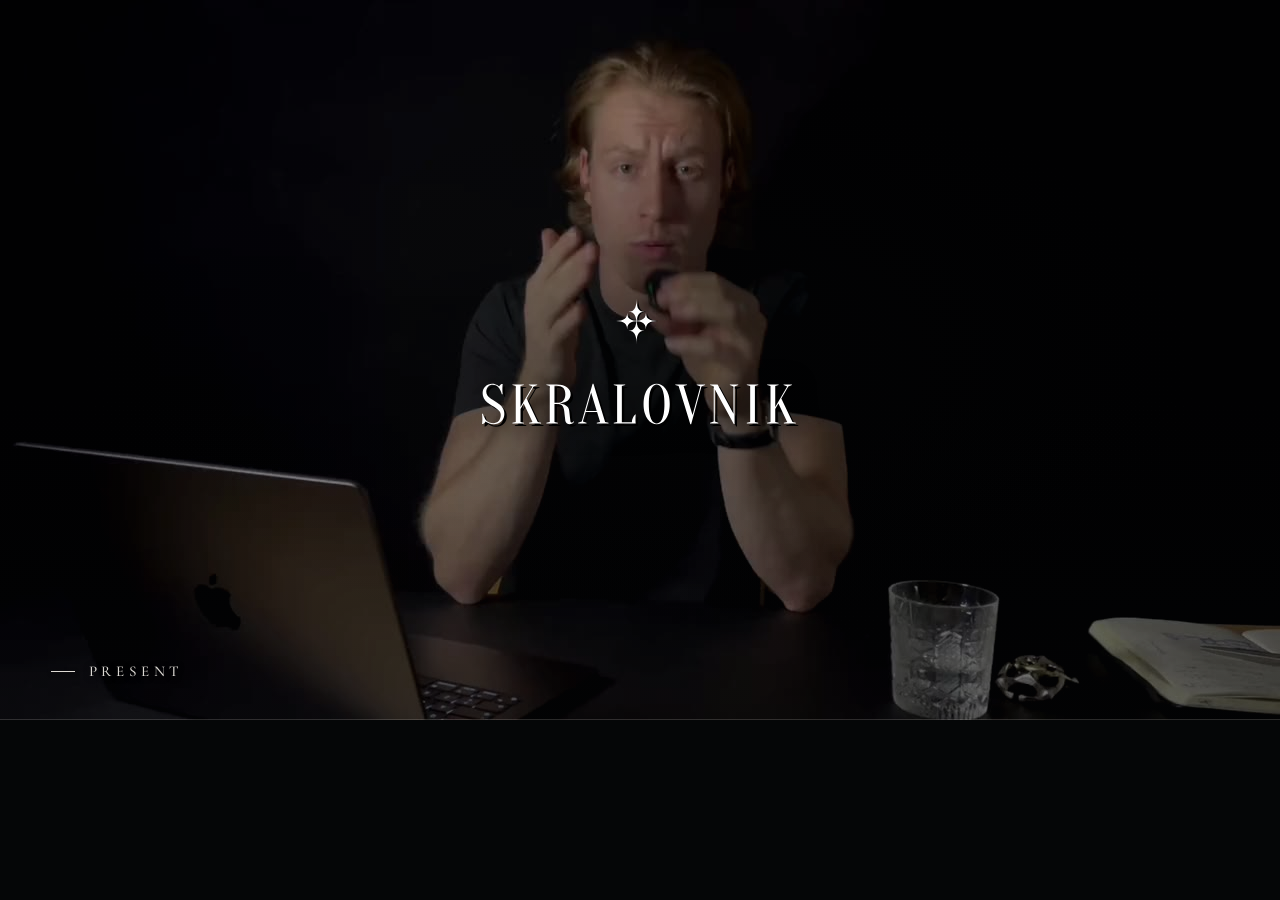
<file: index.html>
<!doctype html>
<html lang="en">
<head>
  <meta charset="utf-8">
  <meta name="viewport" content="width=device-width, initial-scale=1, viewport-fit=cover">
  <title>SKRALOVNIK — Anže Skralovnik</title>
  <meta name="description" content="SKRALOVNIK. Clarity, discipline and systems for personal and business growth.">
  <meta name="theme-color" content="#050607">
  <meta property="og:title" content="SKRALOVNIK">
  <meta property="og:image" content="assets/hero-poster.jpg">
  <link rel="icon" href="assets/symbol.svg" type="image/svg+xml">
  <link rel="preconnect" href="https://fonts.googleapis.com">
  <link rel="preconnect" href="https://fonts.gstatic.com" crossorigin>
  <!-- only the letters the chapter words use -->
  <link href="https://fonts.googleapis.com/css2?family=Cormorant+Garamond:wght@500&text=ABCDEILMNOPRSTUVabcdeilmnoprstuv&display=swap" rel="stylesheet">
  <link rel="stylesheet" href="styles.css">
</head>
<body>
  <!-- Hero: 16:9 video, always full width. Silent by design. -->
  <header class="hero">
    <video class="hero__video" autoplay muted loop playsinline preload="auto"
           poster="assets/hero-poster.jpg" aria-hidden="true">
      <source src="assets/hero-mobile.mp4" type="video/mp4" media="(max-width: 719px)">
      <source src="assets/hero-desktop.mp4" type="video/mp4">
    </video>
    <div class="hero__veil" aria-hidden="true"></div>
    <h1 class="hero__title">
      <img class="hero__logo" src="assets/logo.svg" alt="SKRALOVNIK" width="266" height="116">
    </h1>
    <!-- Chapter of the film on screen; main.js switches it on each cut -->
    <p class="hero__chapter" aria-hidden="true">
      <span class="hero__rule"></span>
      <span class="hero__word">Present</span>
    </p>
    <div class="hero__progress" aria-hidden="true"><span></span></div>
  </header>

  <script src="main.js"></script>

  <!-- DRAFTPIN dev tool: loads only on localhost. Never runs in production. -->
  <script>
    if (/^(localhost|127\.0\.0\.1)$/.test(location.hostname)) {
      var dp = document.createElement("script");
      dp.src = "./draftpin.dev.js";
      document.body.appendChild(dp);
    }
  </script>
</body>
</html>
</file>
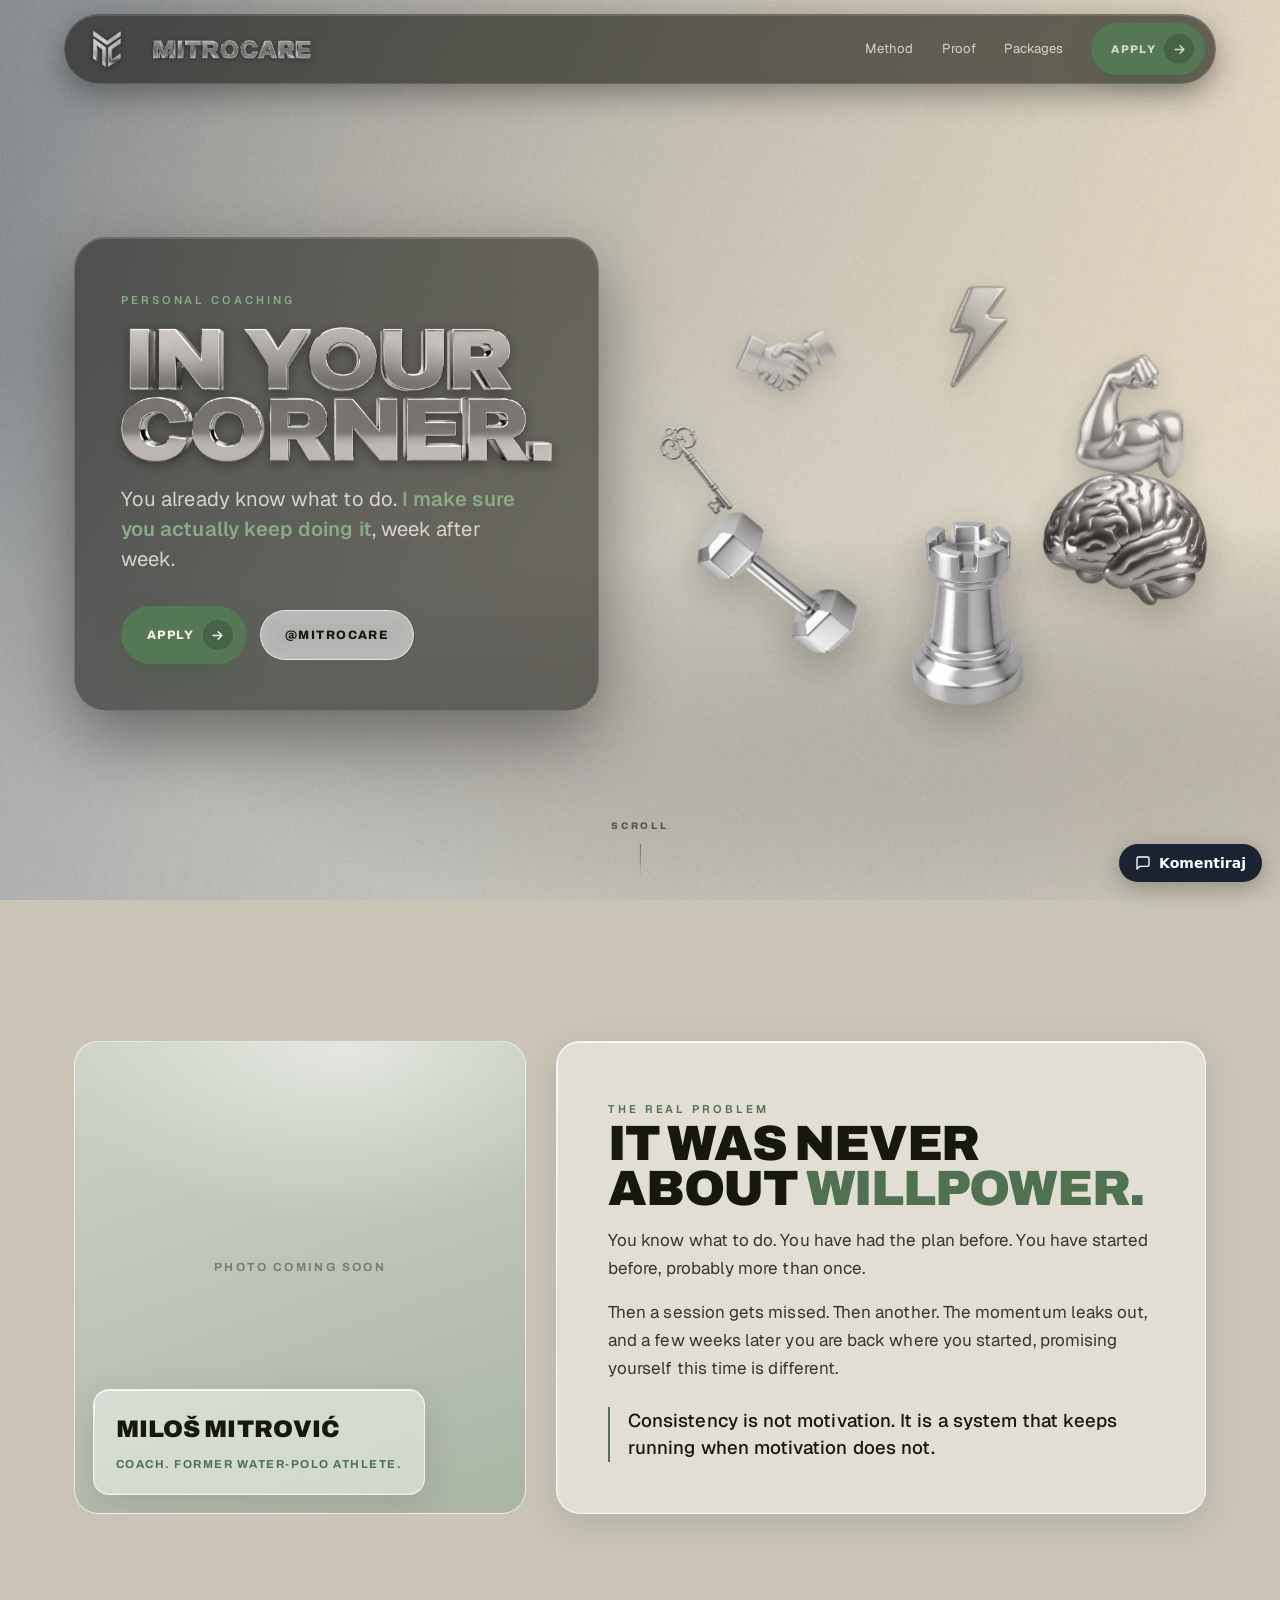
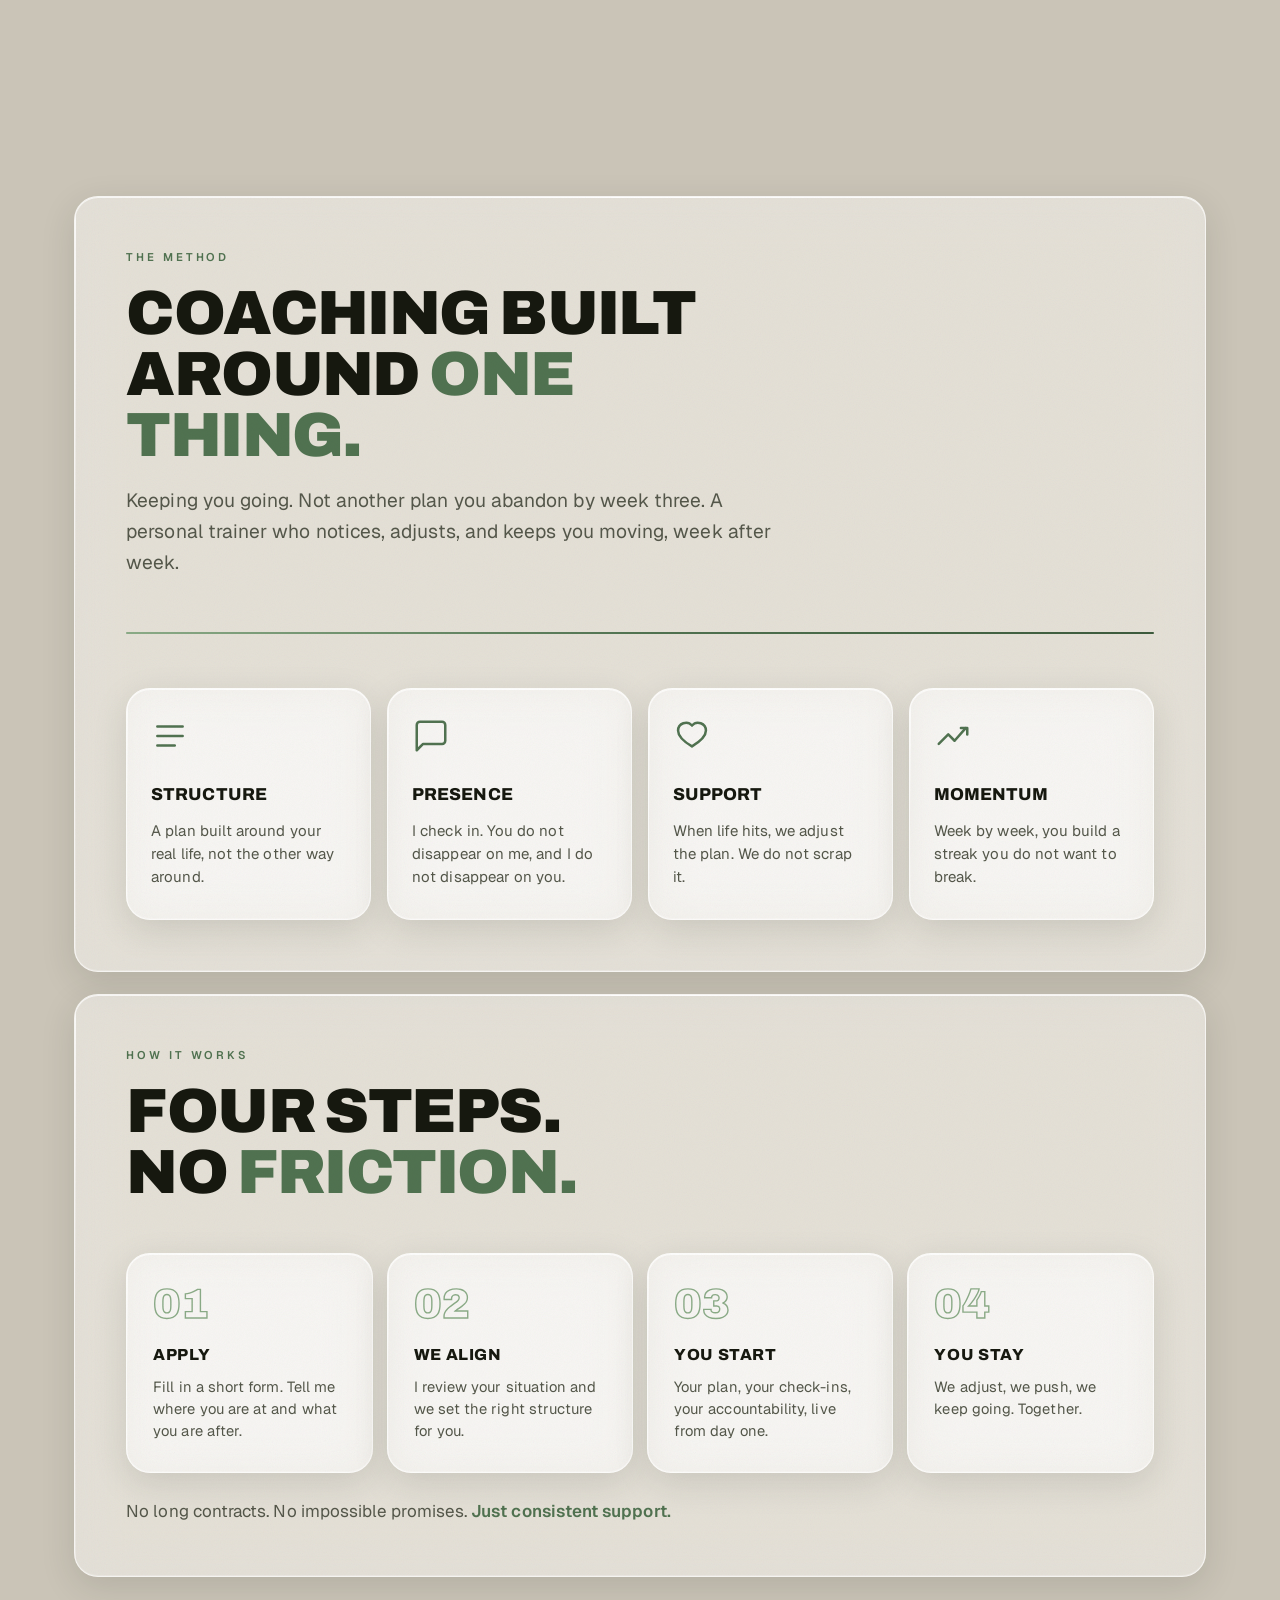
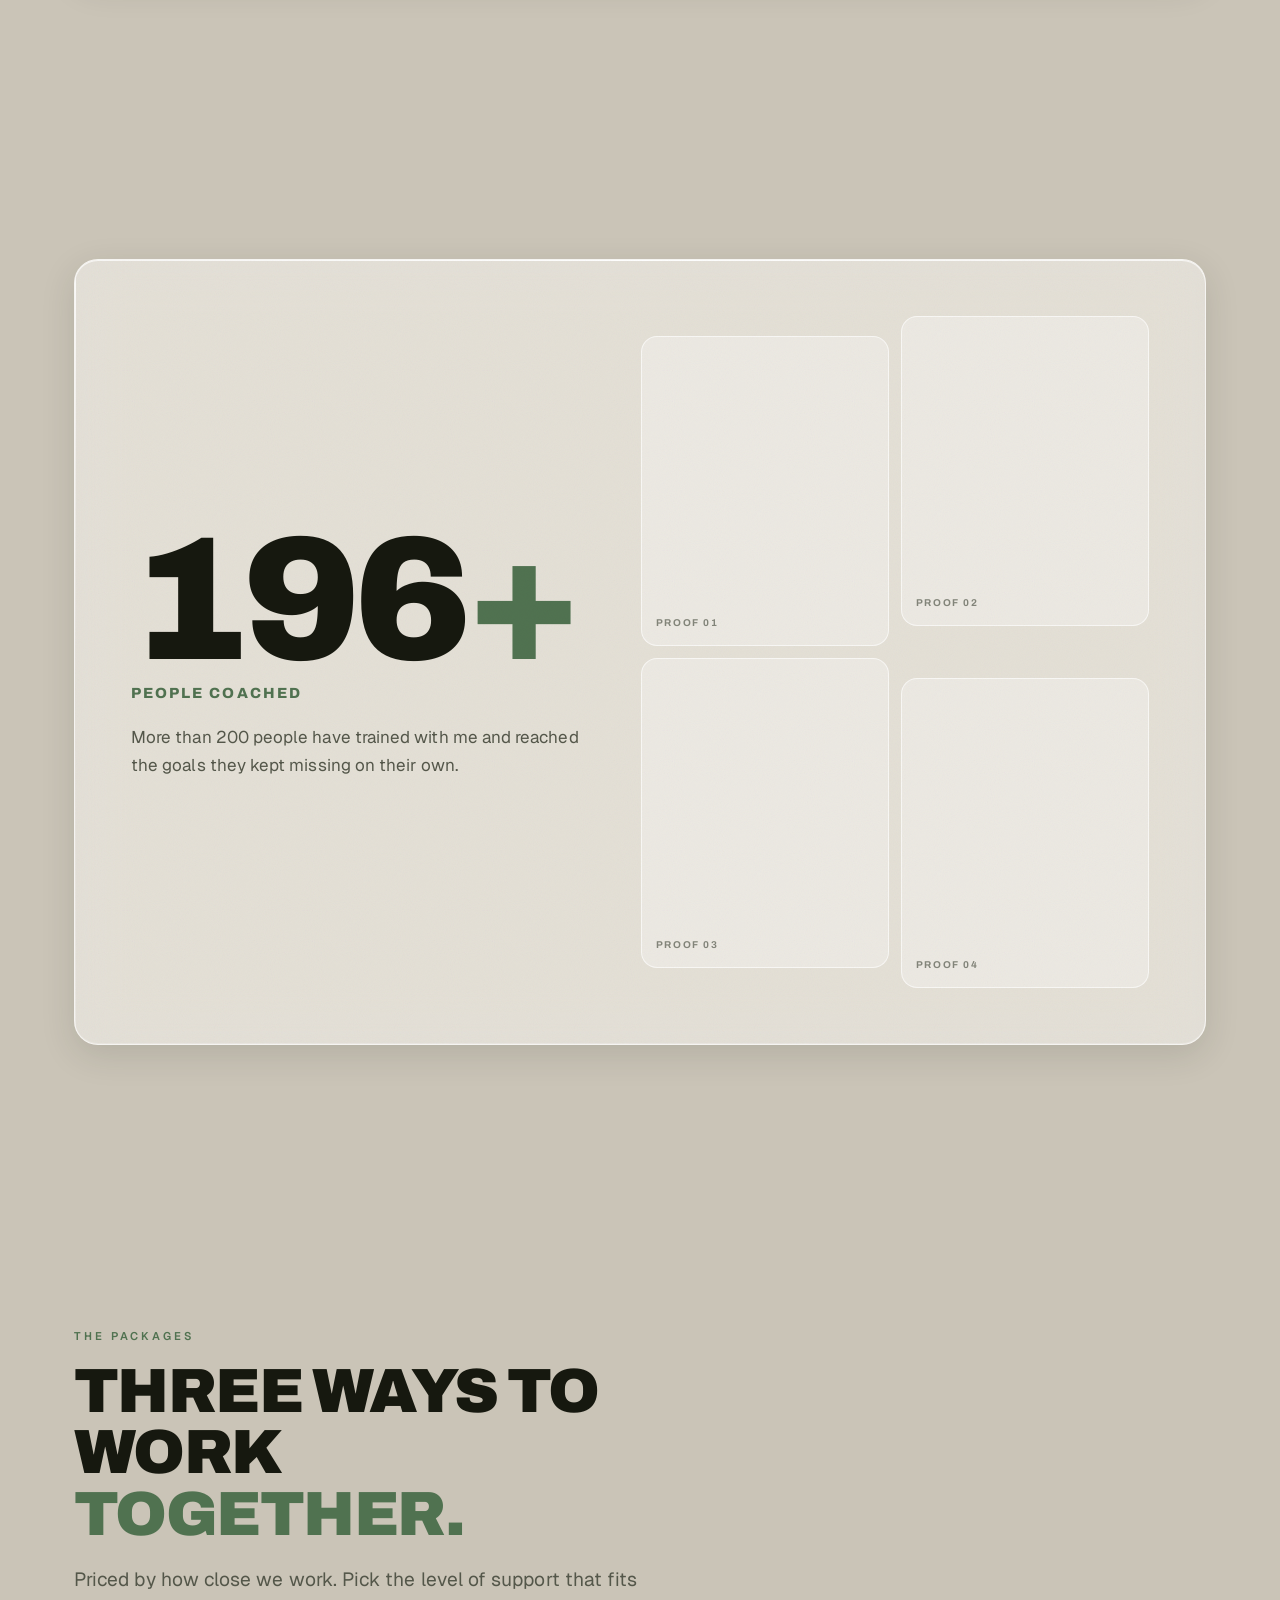
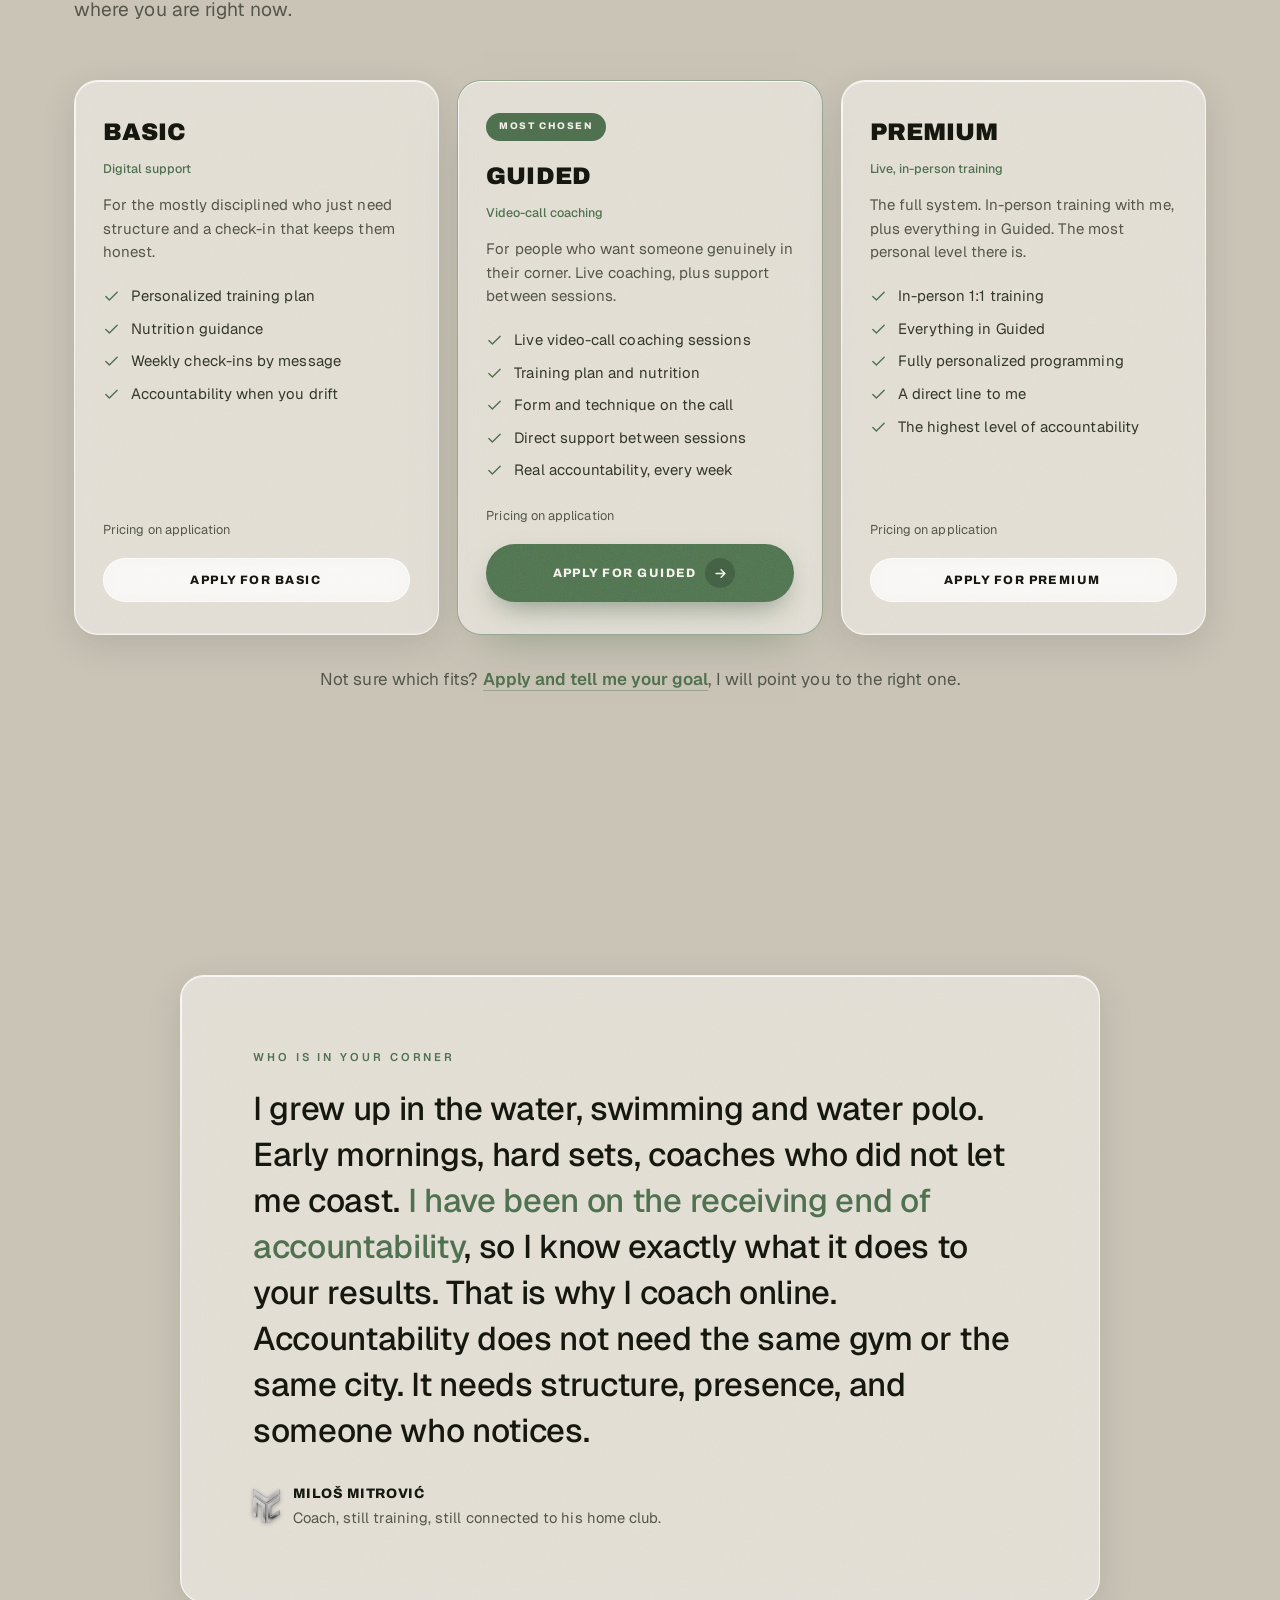
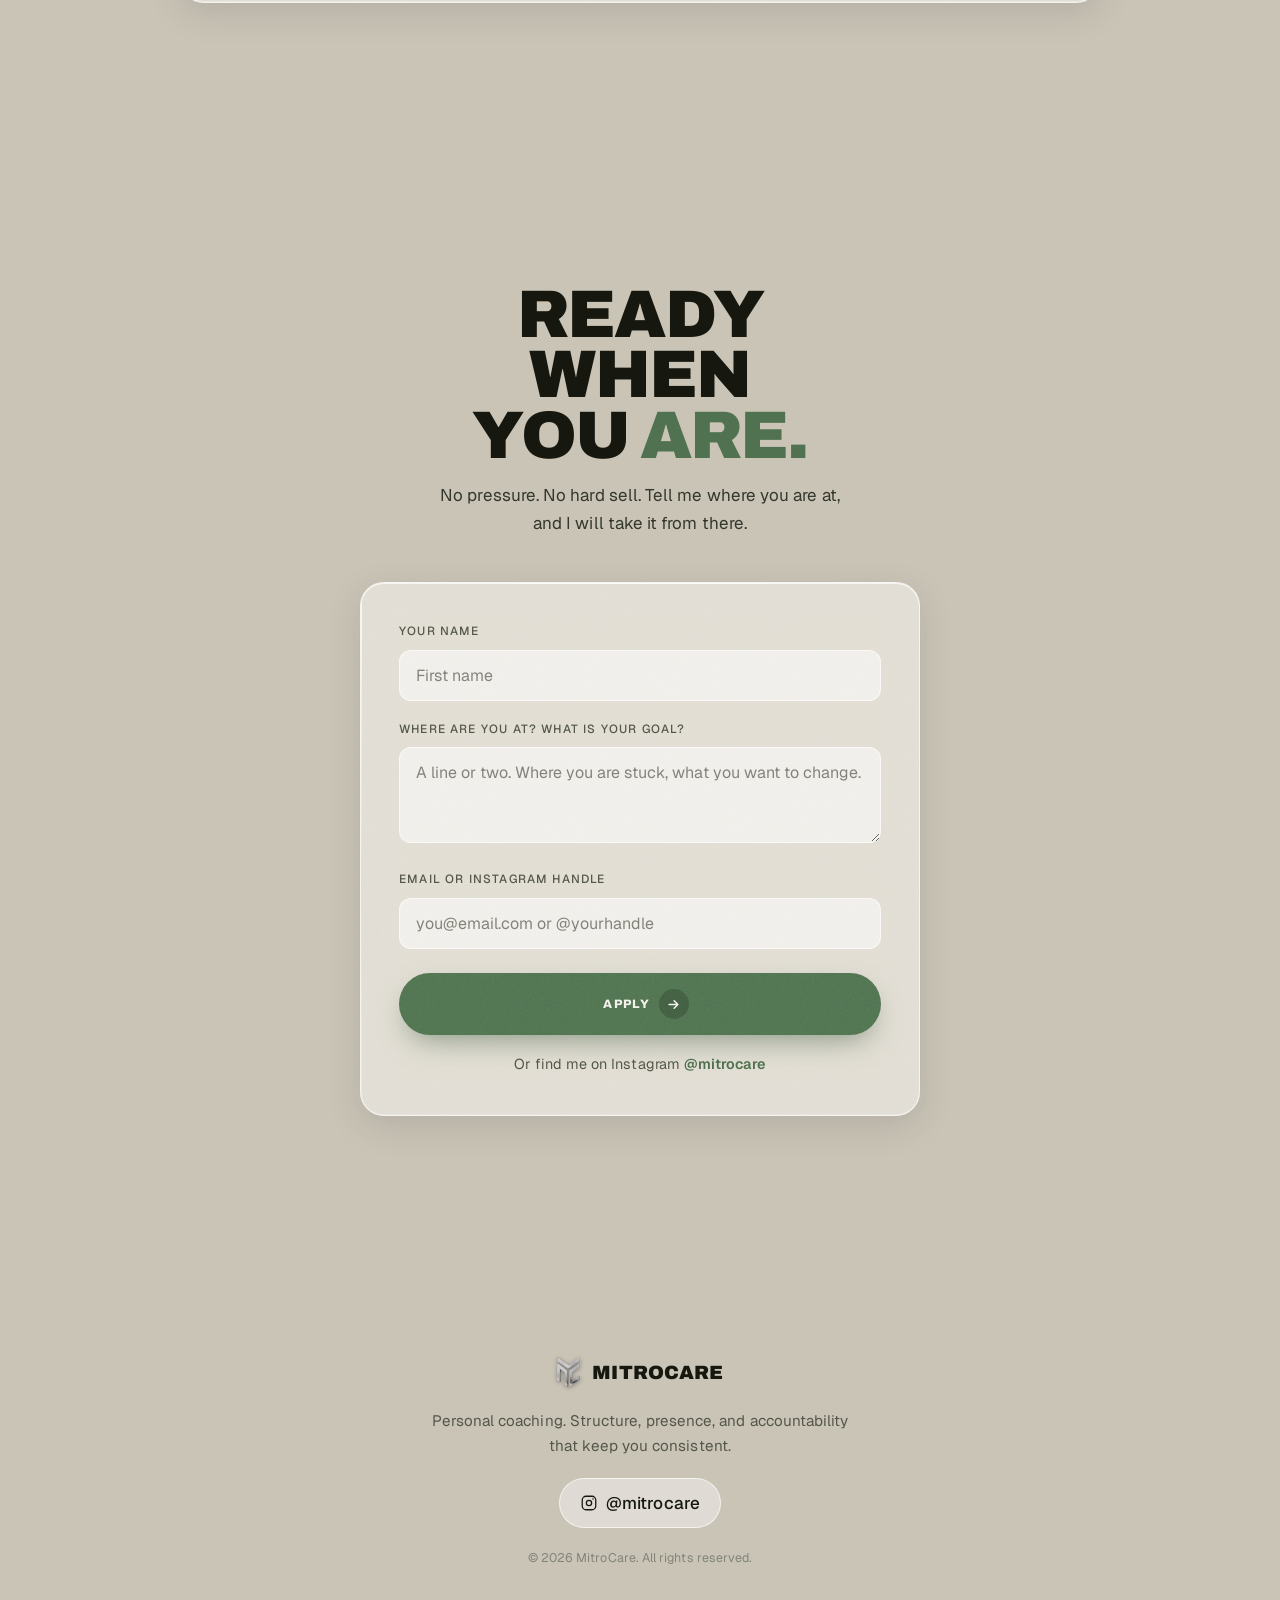
<file: Popravki_index_copy.html>
<!DOCTYPE html>
<html lang="en">

<head>
  <meta charset="UTF-8" />
  <meta name="viewport" content="width=device-width, initial-scale=1.0" />
  <title>MitroCare · Personal Coaching</title>
  <meta name="description"
    content="Personal coaching with Miloš Mitrović. Structure, presence, and accountability that keep you consistent. You already know what to do. I make sure you keep doing it." />
  <meta name="theme-color" content="#CAC4B7" />
  <meta property="og:type" content="website" />
  <meta property="og:title" content="MitroCare · Personal Coaching" />
  <meta property="og:description"
    content="You already know what to do. I make sure you actually keep doing it, week after week." />
  <meta property="og:image" content="og-image.jpg" /><!-- TODO: 1200x630 OG image -->

  <link rel="icon"
    href="data:image/svg+xml,%3Csvg xmlns='http://www.w3.org/2000/svg' viewBox='0 0 48 48'%3E%3Crect width='48' height='48' rx='12' fill='%23507250'/%3E%3Cpath d='M14 34V16l10 8 10-8v18' fill='none' stroke='%23EDEBE4' stroke-width='5' stroke-linejoin='miter' stroke-linecap='square'/%3E%3C/svg%3E" />

  <link rel="preconnect" href="https://fonts.googleapis.com" />
  <link rel="preconnect" href="https://fonts.gstatic.com" crossorigin />
  <link
    href="https://fonts.googleapis.com/css2?family=Archivo:wght@700;800;900&family=Geist:wght@400;500;600&display=swap"
    rel="stylesheet" />
  <noscript>
    <style>
      .reveal,
      .stagger>* {
        opacity: 1 !important;
        transform: none !important;
        filter: none !important
      }

      .streak .fill {
        transform: scaleX(1) !important
      }

      .hero-scroll {
        display: none !important
      }
    </style>
  </noscript>

  <style>
    /* ============================================================
   MITROCARE v3.1 · per Navodila.pdf + correction
   Hero background = neutral studio image (no green tint). Chrome
   objects orbit an invisible centre on the hero right side as a slowly
   rotating RING (group rotates; each element stays upright, no self-spin).
   All other sections: same neutral background, NO floating objects.
   Green #507250 stays as accent (buttons + highlights). Frosted glass.
   ============================================================ */
    :root {
      --green: #507250;
      --green-deep: #3C5A3C;
      --green-bright: #5F8B5A;
      --green-soft: #8AAA86;
      --ink: #16180F;
      --ink-2: #34372C;
      --muted: #54574A;
      --faint: #83857A;
      --bg-1: #DCDAD2;
      --bg-2: #CAC4B7;
      --bg-3: #BFC0BA;
      --glass: rgba(255, 255, 255, .46);
      --glass-strong: rgba(255, 255, 255, .62);
      --glass-thin: rgba(255, 255, 255, .18);
      --glass-brd: rgba(255, 255, 255, .65);
      --hair: rgba(22, 24, 15, .10);
      --r-md: 16px;
      --r-lg: 24px;
      --r-xl: 32px;
      --pill: 999px;
      --spring: cubic-bezier(.32, .72, 0, 1);
      --ease: cubic-bezier(.16, 1, .3, 1);
      --maxw: 1180px;
      --noise: url("data:image/svg+xml,%3Csvg viewBox='0 0 220 220' xmlns='http://www.w3.org/2000/svg'%3E%3Cfilter id='n'%3E%3CfeTurbulence type='fractalNoise' baseFrequency='0.8' numOctaves='4' stitchTiles='stitch'/%3E%3C/filter%3E%3Crect width='100%25' height='100%25' filter='url(%23n)'/%3E%3C/svg%3E");
    }

    * {
      box-sizing: border-box;
      margin: 0;
      padding: 0
    }

    html {
      -webkit-text-size-adjust: 100%
    }

    html:not([data-rm]) {
      scroll-behavior: smooth
    }

    body {
      background: var(--bg-2);
      color: var(--ink);
      font-family: 'Geist', 'Inter', system-ui, -apple-system, sans-serif;
      font-size: 17px;
      line-height: 1.65;
      letter-spacing: .004em;
      overflow-x: hidden;
      -webkit-font-smoothing: antialiased
    }

    /* continuous neutral studio background (same across every section) */
    .bg-fixed {
      position: fixed;
      inset: 0;
      z-index: -3;
      pointer-events: none;
      background: #cac4b7 url('assets/hero-bg.jpg') center center / cover no-repeat
    }

    .bg-grain {
      position: fixed;
      inset: 0;
      z-index: -2;
      pointer-events: none;
      background-image: var(--noise);
      background-size: 200px 200px;
      opacity: .08;
      mix-blend-mode: multiply
    }

    ::selection {
      background: var(--green);
      color: #fff
    }

    a {
      color: inherit;
      text-decoration: none
    }

    img {
      max-width: 100%;
      display: block
    }

    .display {
      font-family: 'Archivo', sans-serif;
      font-weight: 900;
      text-transform: uppercase;
      letter-spacing: -.025em;
      line-height: .9
    }

    .hl {
      color: var(--green)
    }

    .chrome {
      background: linear-gradient(180deg, #f8f8fa 0%, #c6c9ce 22%, #8b8f96 44%, #666a71 50%, #aeb2b9 57%, #eef0f2 74%, #b6bac1 100%);
      -webkit-background-clip: text;
      background-clip: text;
      -webkit-text-fill-color: transparent;
      color: #8b8f96;
      -webkit-text-stroke: .4px rgba(40, 42, 46, .26);
      filter: drop-shadow(0 1px 0 rgba(255, 255, 255, .45)) drop-shadow(0 3px 5px rgba(0, 0, 0, .28))
    }

    .eyebrow {
      font-size: .7rem;
      letter-spacing: .26em;
      text-transform: uppercase;
      color: var(--green);
      font-weight: 600
    }

    .lead {
      color: var(--muted);
      font-size: clamp(1.02rem, 1.5vw, 1.2rem);
      line-height: 1.6;
      max-width: 60ch
    }

    .wrap {
      max-width: var(--maxw);
      margin: 0 auto;
      padding: 0 24px
    }

    .section {
      padding: clamp(80px, 11vw, 150px) 0;
      position: relative
    }

    /* frosted glass */
    .glass {
      position: relative;
      background: var(--glass);
      backdrop-filter: blur(22px) saturate(1.35);
      -webkit-backdrop-filter: blur(22px) saturate(1.35);
      border-radius: var(--r-lg);
      border: 1px solid var(--glass-brd);
      box-shadow: 0 10px 34px rgba(31, 40, 30, .13), inset 0 1px 0 rgba(255, 255, 255, .75), inset 0 -1px 0 rgba(255, 255, 255, .22);
      overflow: hidden
    }

    .glass::before {
      content: '';
      position: absolute;
      top: 0;
      left: 0;
      right: 0;
      height: 1px;
      background: linear-gradient(90deg, transparent, rgba(255, 255, 255, .95), transparent)
    }

    .glass::after {
      content: '';
      position: absolute;
      top: 0;
      left: 0;
      width: 1px;
      height: 100%;
      background: linear-gradient(180deg, rgba(255, 255, 255, .85), transparent 55%, rgba(255, 255, 255, .3))
    }

    .glass-grain {
      position: absolute;
      inset: 0;
      background-image: var(--noise);
      background-size: 180px 180px;
      opacity: .05;
      mix-blend-mode: multiply;
      pointer-events: none
    }

    /* buttons */
    .btn {
      display: inline-flex;
      align-items: center;
      gap: .7em;
      cursor: pointer;
      border: none;
      font-family: 'Archivo', sans-serif;
      font-weight: 800;
      text-transform: uppercase;
      font-size: .76rem;
      letter-spacing: .12em;
      padding: 14px 14px 14px 26px;
      border-radius: var(--pill);
      transition: transform .4s var(--spring), box-shadow .4s var(--spring), background .3s
    }

    .btn .ico {
      width: 30px;
      height: 30px;
      border-radius: 50%;
      display: inline-flex;
      align-items: center;
      justify-content: center;
      transition: transform .4s var(--spring)
    }

    .btn .ico svg {
      width: 15px;
      height: 15px
    }

    .btn:hover {
      transform: translateY(-2px)
    }

    .btn:active {
      transform: scale(.985)
    }

    .btn-green {
      position: relative;
      background: var(--green);
      color: #F3F1E9;
      box-shadow: 0 12px 30px -10px rgba(60, 90, 60, .6);
      overflow: hidden
    }

    .btn-green .ico {
      background: rgba(0, 0, 0, .18)
    }

    .btn-green:hover {
      background: var(--green-bright);
      box-shadow: 0 18px 40px -12px rgba(60, 90, 60, .6)
    }

    .btn-green:hover .ico {
      transform: translate(2px, -1px)
    }

    .btn-green::after {
      content: '';
      position: absolute;
      inset: 0;
      background-image: var(--noise);
      background-size: 160px 160px;
      opacity: .2;
      mix-blend-mode: overlay;
      pointer-events: none
    }

    .btn-glass {
      background: var(--glass-strong);
      color: var(--ink);
      border: 1px solid var(--glass-brd);
      padding: 14px 24px;
      backdrop-filter: blur(12px);
      -webkit-backdrop-filter: blur(12px)
    }

    .btn-glass:hover {
      background: rgba(255, 255, 255, .8)
    }

    :focus-visible {
      outline: 2px solid var(--green);
      outline-offset: 3px;
      border-radius: 6px
    }

    /* NAV */
    header.nav {
      position: fixed;
      top: 0;
      left: 0;
      right: 0;
      z-index: 100
    }

    .nav-inner {
      max-width: var(--maxw);
      margin: 14px auto 0;
      padding: 0 14px
    }

    .nav-pill {
      display: flex;
      align-items: center;
      justify-content: space-between;
      gap: 24px;
      padding: 8px 10px 8px 18px;
      border-radius: var(--pill);
      background: rgba(20, 22, 18, .6);
      border: 1px solid rgba(255, 255, 255, .12);
      backdrop-filter: blur(18px) saturate(1.3);
      -webkit-backdrop-filter: blur(18px) saturate(1.3);
      box-shadow: 0 10px 30px rgba(0, 0, 0, .34), inset 0 1px 0 rgba(255, 255, 255, .12);
      transition: box-shadow .4s, background .4s
    }

    header.nav.scrolled .nav-pill {
      background: rgba(14, 16, 12, .8);
      box-shadow: 0 14px 36px rgba(0, 0, 0, .45)
    }

    .brand {
      display: flex;
      align-items: center;
      gap: 12px
    }

    .brand-symbol {
      margin-left: 10px;
      height: 36px;
      width: auto;
      filter: drop-shadow(0 1px 3px rgba(0, 0, 0, .4))
    }

    .brand-wordmark {
      margin-left: 20px;
      height: 19px;
      width: auto;
      filter: drop-shadow(0 1px 2px rgba(0, 0, 0, .35))
    }

    .brand-mark {
      height: 30px;
      width: auto;
      filter: drop-shadow(0 1px 2px rgba(0, 0, 0, .35))
    }

    .nav-links {
      display: flex;
      align-items: center;
      gap: 28px
    }

    .nav-links a {
      font-size: .82rem;
      color: rgba(243, 238, 228, .82);
      transition: color .2s
    }

    .nav-links a:hover {
      color: var(--green-soft)
    }

    .nav-cta {
      padding: 11px 11px 11px 20px !important;
      font-size: .7rem !important
    }

    @media(max-width:780px) {
      .nav-links a:not(.nav-cta) {
        display: none
      }
    }

    /* HERO · split: left copy card, right orbiting ring */
    .hero {
      min-height: 100dvh;
      display: flex;
      align-items: center;
      padding: 118px 0 70px;
      position: relative
    }

    .hero .wrap {
      width: 100%
    }

    .hero-grid {
      display: grid;
      grid-template-columns: 1fr;
      gap: 30px;
      align-items: center
    }

    @media(min-width:920px) {
      .hero-grid {
        grid-template-columns: 1fr 1.08fr;
        gap: 40px
      }
    }

    .hero-card {
      padding: clamp(28px, 4vw, 46px);
      border-radius: var(--r-xl);
      background: rgba(16, 18, 14, .52);
      backdrop-filter: blur(20px) saturate(1.25);
      -webkit-backdrop-filter: blur(20px) saturate(1.25);
      border: 1px solid rgba(255, 255, 255, .14);
      box-shadow: 0 26px 70px rgba(0, 0, 0, .42), inset 0 1px 0 rgba(255, 255, 255, .14);
      position: relative;
      overflow: hidden
    }

    .hero-card .eyebrow {
      display: inline-block;
      margin-bottom: 18px;
      color: var(--green-soft)
    }

    .hero-title {
      margin: 0
    }

    .hero-title-img {
      display: block;
      width: 100%;
      max-width: 470px;
      height: auto;
      filter: drop-shadow(0 3px 6px rgba(0, 0, 0, .35))
    }

    .hero-sub {
      margin-top: 22px;
      max-width: 32ch;
      font-size: clamp(1.04rem, 1.6vw, 1.26rem);
      line-height: 1.5;
      color: rgba(243, 238, 228, .82)
    }

    .hero-sub strong {
      color: var(--green-soft);
      font-weight: 600
    }

    .hero-cta {
      margin-top: 32px;
      display: flex;
      flex-wrap: wrap;
      gap: 13px;
      align-items: center
    }

    /* HERO RING (right) · elements orbit an invisible centre; the group rotates, each stays upright */
    .ring-wrap {
      position: relative;
      width: 100%;
      max-width: 600px;
      margin: 0 auto;
      aspect-ratio: 1/1
    }

    .ring-stage {
      position: absolute;
      inset: 0
    }

    .orb {
      position: absolute;
      top: 50%;
      left: 50%;
      will-change: transform, opacity;
      filter: drop-shadow(0 12px 18px rgba(30, 34, 28, .28))
    }

    @media(max-width:919px) {
      .ring-wrap {
        max-width: 440px;
        margin-top: 8px
      }
    }

    .hero-scroll {
      position: absolute;
      left: 50%;
      bottom: 22px;
      transform: translateX(-50%);
      z-index: 2;
      display: flex;
      flex-direction: column;
      align-items: center;
      gap: 9px;
      font-family: 'Archivo';
      font-weight: 800;
      font-size: .6rem;
      letter-spacing: .3em;
      text-transform: uppercase;
      color: var(--muted)
    }

    .hero-scroll .bar {
      width: 1px;
      height: 34px;
      background: linear-gradient(var(--green), transparent);
      animation: drop 2.4s var(--ease) infinite
    }

    @keyframes drop {
      0% {
        transform: scaleY(0);
        transform-origin: top
      }

      45% {
        transform: scaleY(1);
        transform-origin: top
      }

      55% {
        transform: scaleY(1);
        transform-origin: bottom
      }

      100% {
        transform: scaleY(0);
        transform-origin: bottom
      }
    }

    /* SECTION HEAD */
    .sec-head {
      max-width: 60ch
    }

    .sec-head .eyebrow {
      display: block;
      margin-bottom: 16px
    }

    .sec-head h2 {
      font-size: clamp(2.1rem, 5.4vw, 3.9rem);
      letter-spacing: -.025em;
      line-height: .98;
      color: var(--ink)
    }

    .sec-head .lead {
      margin-top: 20px
    }

    .pad {
      padding: clamp(28px, 4vw, 52px)
    }

    /* SPLIT (Miloš + problem) */
    .split {
      display: grid;
      grid-template-columns: 1fr;
      gap: 22px;
      align-items: stretch
    }

    @media(min-width:900px) {
      .split {
        grid-template-columns: .82fr 1.18fr;
        gap: 30px
      }
    }

    .milos {
      position: relative;
      border-radius: var(--r-lg);
      overflow: hidden;
      min-height: 460px;
      border: 1px solid var(--glass-brd);
      background: linear-gradient(160deg, #cdd3c6, #aab5a4);
      display: flex;
      align-items: flex-end
    }

    .milos::before {
      content: '';
      position: absolute;
      inset: 0;
      background: radial-gradient(120% 70% at 60% 0%, rgba(255, 255, 255, .5), transparent 55%)
    }

    .milos .ph {
      position: absolute;
      top: 48%;
      left: 0;
      right: 0;
      transform: translateY(-50%);
      text-align: center;
      color: rgba(22, 24, 15, .4);
      font-family: 'Archivo';
      font-weight: 700;
      font-size: .74rem;
      letter-spacing: .2em;
      text-transform: uppercase
    }

    .milos .meta {
      position: relative;
      z-index: 1;
      margin: 18px;
      padding: 20px 22px;
      border-radius: var(--r-md)
    }

    .milos .meta .name {
      font-family: 'Archivo';
      font-weight: 900;
      text-transform: uppercase;
      font-size: 1.5rem;
      color: var(--ink)
    }

    .milos .meta .role {
      color: var(--green);
      font-size: .72rem;
      letter-spacing: .13em;
      text-transform: uppercase;
      font-family: 'Archivo';
      font-weight: 700;
      margin-top: 6px
    }

    .problem-body {
      align-self: center
    }

    .problem-body h2 {
      font-size: clamp(1.9rem, 4.4vw, 3.1rem)
    }

    .problem-body p {
      color: var(--ink-2);
      margin-top: 16px;
      max-width: 52ch
    }

    .problem-body p strong {
      color: var(--ink);
      font-weight: 600
    }

    .problem-body .truth {
      margin-top: 24px;
      padding-left: 18px;
      border-left: 2px solid var(--green);
      font-size: 1.16rem;
      color: var(--ink);
      font-weight: 500;
      line-height: 1.5;
      max-width: 48ch
    }

    /* PILLARS */
    .pillars {
      display: grid;
      grid-template-columns: 1fr;
      gap: 16px;
      margin-top: 54px
    }

    @media(min-width:620px) {
      .pillars {
        grid-template-columns: 1fr 1fr
      }
    }

    @media(min-width:1000px) {
      .pillars {
        grid-template-columns: repeat(4, 1fr)
      }
    }

    .pillar {
      padding: 28px 24px 30px
    }

    .pillar .ico {
      width: 38px;
      height: 38px;
      margin-bottom: 18px;
      color: var(--green)
    }

    .pillar h3 {
      font-family: 'Archivo';
      font-weight: 800;
      text-transform: uppercase;
      font-size: 1.08rem;
      margin-bottom: 9px;
      color: var(--ink)
    }

    .pillar p {
      color: var(--muted);
      font-size: .94rem;
      line-height: 1.55
    }

    .streak {
      position: relative;
      height: 2px;
      width: 100%;
      margin-top: 54px;
      background: var(--hair);
      border-radius: 2px
    }

    .streak .fill {
      position: absolute;
      inset: 0;
      transform: scaleX(0);
      transform-origin: left;
      border-radius: 2px;
      background: linear-gradient(90deg, var(--green-soft), var(--green), var(--green-deep));
      transition: transform 1.3s var(--spring)
    }

    .streak.in .fill {
      transform: scaleX(1)
    }

    /* HOW */
    .steps {
      display: grid;
      grid-template-columns: 1fr;
      gap: 14px;
      margin-top: 50px
    }

    @media(min-width:840px) {
      .steps {
        grid-template-columns: repeat(4, 1fr)
      }
    }

    .step {
      padding: 30px 26px
    }

    .step .n {
      font-family: 'Archivo';
      font-weight: 900;
      font-size: 2.6rem;
      color: transparent;
      -webkit-text-stroke: 1.4px var(--green-soft);
      line-height: 1;
      margin-bottom: 16px;
      display: block
    }

    .step h3 {
      font-family: 'Archivo';
      font-weight: 800;
      text-transform: uppercase;
      letter-spacing: .04em;
      font-size: 1rem;
      margin-bottom: 8px;
      color: var(--ink)
    }

    .step p {
      color: var(--muted);
      font-size: .92rem;
      line-height: 1.5
    }

    .reassure {
      margin-top: 24px;
      color: var(--muted)
    }

    .reassure .hl {
      font-weight: 600
    }

    /* PROOF */
    .proof-grid {
      display: grid;
      grid-template-columns: 1fr;
      gap: 32px;
      align-items: center;
      padding: clamp(30px, 5vw, 56px)
    }

    @media(min-width:900px) {
      .proof-grid {
        grid-template-columns: .95fr 1.05fr;
        gap: 50px
      }
    }

    .counter .num {
      font-family: 'Archivo';
      font-weight: 900;
      letter-spacing: -.03em;
      line-height: .86;
      font-size: clamp(5rem, 15vw, 11rem);
      color: var(--ink)
    }

    .counter .num .plus {
      color: var(--green)
    }

    .counter .cap {
      font-family: 'Archivo';
      font-weight: 800;
      text-transform: uppercase;
      letter-spacing: .14em;
      font-size: .92rem;
      color: var(--green);
      margin-top: 4px
    }

    .counter p {
      color: var(--muted);
      margin-top: 18px;
      max-width: 42ch
    }

    .proof-shots {
      display: grid;
      grid-template-columns: 1fr 1fr;
      gap: 12px
    }

    .shot {
      aspect-ratio: 4/5;
      border-radius: var(--r-md);
      overflow: hidden;
      display: flex;
      align-items: flex-end;
      padding: 14px;
      border: 1px solid var(--glass-brd);
      background: rgba(255, 255, 255, .3)
    }

    .shot span {
      font-family: 'Archivo';
      font-weight: 700;
      font-size: .62rem;
      letter-spacing: .16em;
      text-transform: uppercase;
      color: var(--faint)
    }

    .shot:nth-child(1),
    .shot:nth-child(4) {
      margin-top: 20px
    }

    /* PACKAGES */
    .pkgs {
      display: grid;
      grid-template-columns: 1fr;
      gap: 18px;
      margin-top: 54px;
      align-items: stretch
    }

    @media(min-width:900px) {
      .pkgs {
        grid-template-columns: repeat(3, 1fr)
      }
    }

    .pkg {
      padding: 32px 28px;
      display: flex;
      flex-direction: column
    }

    .pkg.feat {
      border-color: rgba(80, 114, 80, .5);
      box-shadow: 0 20px 50px -26px rgba(60, 90, 60, .5), inset 0 1px 0 rgba(255, 255, 255, .75)
    }

    @media(min-width:900px) {
      .pkg.feat {
        transform: translateY(-14px)
      }
    }

    .pkg .badge {
      align-self: flex-start;
      font-family: 'Archivo';
      font-weight: 800;
      font-size: .6rem;
      letter-spacing: .16em;
      text-transform: uppercase;
      color: #F3F1E9;
      background: var(--green);
      padding: 6px 13px;
      border-radius: var(--pill);
      margin-bottom: 16px
    }

    .pkg .tier {
      font-family: 'Archivo';
      font-weight: 900;
      text-transform: uppercase;
      font-size: 1.5rem;
      color: var(--ink)
    }

    .pkg .tier small {
      display: block;
      font-family: 'Geist';
      font-weight: 500;
      text-transform: none;
      letter-spacing: 0;
      font-size: .78rem;
      color: var(--green);
      margin-top: 6px
    }

    .pkg .pitch {
      color: var(--muted);
      font-size: .94rem;
      line-height: 1.55;
      margin: 14px 0 22px;
      min-height: 3.2em
    }

    .pkg ul {
      list-style: none;
      display: flex;
      flex-direction: column;
      gap: 11px;
      margin-bottom: 24px;
      flex: 1
    }

    .pkg li {
      display: flex;
      gap: 11px;
      font-size: .93rem;
      color: var(--ink-2);
      line-height: 1.45
    }

    .pkg li svg {
      width: 17px;
      height: 17px;
      color: var(--green);
      flex: none;
      margin-top: 3px
    }

    .pkg .price {
      font-size: .8rem;
      color: var(--muted);
      margin-bottom: 18px
    }

    .pkg .btn {
      width: 100%;
      justify-content: center;
      padding-left: 22px
    }

    .pkg-note {
      text-align: center;
      margin-top: 30px;
      color: var(--muted)
    }

    .pkg-note .hl {
      cursor: pointer;
      font-weight: 600;
      border-bottom: 1px solid rgba(80, 114, 80, .4)
    }

    /* ABOUT */
    .about-card {
      padding: clamp(34px, 6vw, 72px);
      max-width: 920px;
      margin: 0 auto
    }

    .about-card .eyebrow {
      display: block;
      margin-bottom: 20px
    }

    .about-card blockquote {
      font-family: 'Geist';
      font-weight: 500;
      font-size: clamp(1.4rem, 3vw, 2.05rem);
      line-height: 1.4;
      color: var(--ink);
      letter-spacing: -.01em
    }

    .about-card .sig {
      margin-top: 28px;
      display: flex;
      align-items: center;
      gap: 13px;
      color: var(--muted);
      font-size: .92rem
    }

    .about-card .sig .tile {
      width: 36px;
      height: 36px;
      border-radius: 9px;
      background: var(--green-deep);
      display: flex;
      align-items: center;
      justify-content: center
    }

    .about-card .sig .tile img {
      width: 23px
    }

    .about-card .sig b {
      color: var(--ink);
      font-family: 'Archivo';
      font-weight: 800;
      text-transform: uppercase;
      letter-spacing: .04em;
      font-size: .86rem
    }

    /* APPLY */
    .apply-head {
      text-align: center;
      max-width: 38ch;
      margin: 0 auto 44px
    }

    .apply-head h2 {
      font-size: clamp(2.4rem, 6.5vw, 4.2rem)
    }

    .apply-head p {
      margin-top: 16px;
      color: var(--ink-2);
      font-size: 1.06rem
    }

    form.lead-form {
      max-width: 560px;
      margin: 0 auto;
      padding: clamp(28px, 4vw, 38px)
    }

    .field {
      margin-bottom: 18px
    }

    .field label {
      display: block;
      font-size: .74rem;
      letter-spacing: .1em;
      text-transform: uppercase;
      color: var(--muted);
      margin-bottom: 9px;
      font-weight: 500
    }

    .field input,
    .field textarea {
      width: 100%;
      background: rgba(255, 255, 255, .55);
      border: 1px solid var(--glass-brd);
      border-radius: 12px;
      padding: 14px 16px;
      color: var(--ink);
      font-family: 'Geist';
      font-size: 1rem;
      transition: border-color .25s, background .25s
    }

    .field input::placeholder,
    .field textarea::placeholder {
      color: var(--faint)
    }

    .field input:focus,
    .field textarea:focus {
      outline: none;
      border-color: var(--green);
      background: rgba(255, 255, 255, .85)
    }

    .field textarea {
      resize: vertical;
      min-height: 96px
    }

    form .btn {
      width: 100%;
      justify-content: center;
      margin-top: 6px;
      padding: 16px 16px 16px 28px
    }

    .form-alt {
      text-align: center;
      margin-top: 18px;
      font-size: .9rem;
      color: var(--muted)
    }

    .form-alt a {
      color: var(--green);
      font-weight: 600
    }

    .form-success {
      display: none;
      text-align: center;
      padding: 32px 20px
    }

    .form-success.show {
      display: block;
      animation: pop .6s var(--spring) both
    }

    @keyframes pop {
      from {
        opacity: 0;
        transform: translateY(14px)
      }

      to {
        opacity: 1;
        transform: none
      }
    }

    .form-success .ok {
      width: 52px;
      height: 52px;
      color: var(--green);
      margin: 0 auto 16px
    }

    .form-success h3 {
      font-family: 'Archivo';
      font-weight: 800;
      text-transform: uppercase;
      font-size: 1.4rem;
      margin-bottom: 10px;
      color: var(--ink)
    }

    .form-success p {
      color: var(--muted);
      max-width: 36ch;
      margin: 0 auto
    }

    /* FOOTER */
    footer {
      padding: 60px 0 50px;
      margin-top: 40px
    }

    .foot-inner {
      display: flex;
      flex-direction: column;
      gap: 20px;
      align-items: center;
      text-align: center
    }

    .foot-brand {
      display: flex;
      align-items: center;
      gap: 12px;
      font-family: 'Archivo';
      font-weight: 900;
      text-transform: uppercase;
      font-size: 1.2rem
    }

    .foot-brand .brand-mark {
      height: 30px
    }

    .foot-tag {
      color: var(--muted);
      font-size: .95rem;
      max-width: 42ch
    }

    .foot-ig {
      display: inline-flex;
      align-items: center;
      gap: 8px;
      color: var(--ink);
      font-weight: 500;
      border: 1px solid var(--glass-brd);
      background: rgba(255, 255, 255, .4);
      padding: 10px 20px;
      border-radius: var(--pill);
      transition: transform .25s, background .25s
    }

    .foot-ig:hover {
      transform: translateY(-2px);
      background: rgba(255, 255, 255, .7)
    }

    .foot-ig svg {
      width: 18px;
      height: 18px
    }

    .foot-copy {
      color: var(--faint);
      font-size: .78rem
    }

    /* MOTION */
    .reveal {
      opacity: 0;
      transform: translateY(26px);
      filter: blur(6px)
    }

    .reveal.in {
      opacity: 1;
      transform: none;
      filter: none;
      transition: opacity .8s var(--ease), transform .8s var(--ease), filter .8s var(--ease)
    }

    .stagger>* {
      opacity: 0;
      transform: translateY(22px)
    }

    .stagger.in>* {
      opacity: 1;
      transform: none;
      transition: opacity .7s var(--ease), transform .7s var(--ease)
    }

    .stagger.in>*:nth-child(1) {
      transition-delay: 0ms
    }

    .stagger.in>*:nth-child(2) {
      transition-delay: 90ms
    }

    .stagger.in>*:nth-child(3) {
      transition-delay: 180ms
    }

    .stagger.in>*:nth-child(4) {
      transition-delay: 270ms
    }

    .stagger.in>*:nth-child(5) {
      transition-delay: 360ms
    }

    html[data-rm] .reveal,
    html[data-rm] .stagger>* {
      opacity: 1 !important;
      transform: none !important;
      filter: none !important;
      transition: none !important
    }

    html[data-rm] .streak .fill {
      transform: scaleX(1) !important
    }

    html[data-rm] .hero-scroll {
      display: none !important
    }
  </style>
</head>

<body>

  <div class="bg-fixed" aria-hidden="true"></div>
  <div class="bg-grain" aria-hidden="true"></div>

  <header class="nav" id="nav">
    <div class="nav-inner">
      <div class="nav-pill">
        <a class="brand" href="#top" aria-label="MitroCare home"><img class="brand-symbol" src="assets/brand-symbol.png"
            alt="" /><img class="brand-wordmark" src="assets/brand-wordmark.png" alt="MitroCare" /></a>
        <nav class="nav-links" aria-label="Primary">
          <a href="#method">Method</a><a href="#proof">Proof</a><a href="#packages">Packages</a>
          <a href="#apply" class="btn btn-green nav-cta">Apply <span class="ico" aria-hidden="true"><svg
                viewBox="0 0 24 24" fill="none" stroke="currentColor" stroke-width="2.4">
                <path d="M5 12h14M13 6l6 6-6 6" stroke-linecap="round" stroke-linejoin="round" />
              </svg></span></a>
        </nav>
      </div>
    </div>
  </header>

  <main id="top">

    <!-- ============================== HERO ============================== -->
    <section class="hero">
      <div class="wrap">
        <div class="hero-grid">
          <div class="hero-card reveal">
            <span class="eyebrow">Personal Coaching</span>
            <!-- HERO HEADLINE · swap this one line to change the big statement -->
            <h1 class="hero-title"><img class="hero-title-img" src="assets/title.png" alt="In your corner." /></h1>
            <p class="hero-sub">You already know what to do. <strong>I make sure you actually keep doing it</strong>,
              week after week.</p>
            <div class="hero-cta">
              <a href="#apply" class="btn btn-green">Apply <span class="ico" aria-hidden="true"><svg viewBox="0 0 24 24"
                    fill="none" stroke="currentColor" stroke-width="2.4">
                    <path d="M5 12h14M13 6l6 6-6 6" stroke-linecap="round" stroke-linejoin="round" />
                  </svg></span></a>
              <a href="https://instagram.com/mitrocare" target="_blank" rel="noopener"
                class="btn btn-glass">@mitrocare</a>
            </div>
          </div>

          <!-- HERO RING: all chrome elements orbit an invisible centre. The group rotates
             slowly; each element changes position on the circle but stays upright (no self-spin). -->
          <div class="ring-wrap" id="ring" aria-hidden="true">
            <div class="ring-stage" id="ringStage">
              <img class="orb" data-f="0.30" src="assets/elements/brain.png" alt="" />
              <img class="orb" data-f="0.18" src="assets/elements/rook.png" alt="" />
              <img class="orb" data-f="0.27" src="assets/elements/dumbbell.png" alt="" />
              <img class="orb" data-f="0.15" src="assets/elements/key.png" alt="" />
              <img class="orb" data-f="0.27" src="assets/elements/handshake.png" alt="" />
              <img class="orb" data-f="0.17" src="assets/elements/energy.png" alt="" />
              <img class="orb" data-f="0.26" src="assets/elements/muscles.png" alt="" />
            </div>
          </div>
        </div>
      </div>
      <div class="hero-scroll" aria-hidden="true"><span>Scroll</span><span class="bar"></span></div>
    </section>

    <!-- ============================== SPLIT: MILOŠ + PROBLEM ============================== -->
    <section class="section" id="who">
      <div class="wrap">
        <div class="split">
          <div class="milos reveal" aria-label="Miloš Mitrović">
            <!-- TODO(Anže): drop Miloš's photo here (replace .ph with <img>). -->
            <span class="ph">Photo coming soon</span>
            <div class="glass meta"><span class="glass-grain"></span>
              <div class="name">Miloš Mitrović</div>
              <div class="role">Coach. Former water-polo athlete.</div>
            </div>
          </div>
          <div class="glass pad problem-body reveal"><span class="glass-grain"></span>
            <span class="eyebrow">The Real Problem</span>
            <h2 class="display">It was never<br>about <span class="hl">willpower.</span></h2>
            <p>You know what to do. You have had the plan before. You have started before, probably more than once.</p>
            <p>Then a session gets missed. Then another. The momentum leaks out, and a few weeks later you are back
              where you started, promising yourself this time is different.</p>
            <p class="truth">Consistency is not motivation. It is a system that keeps running when motivation does not.
            </p>
          </div>
        </div>
      </div>
    </section>

    <!-- ============================== METHOD ============================== -->
    <section class="section" id="method">
      <div class="wrap">
        <div class="glass pad reveal"><span class="glass-grain"></span>
          <div class="sec-head"><span class="eyebrow">The Method</span>
            <h2 class="display">Coaching built<br>around <span class="hl">one thing.</span></h2>
            <p class="lead">Keeping you going. Not another plan you abandon by week three. A personal trainer who
              notices, adjusts, and keeps you moving, week after week.</p>
          </div>
          <div class="streak" id="streak">
            <div class="fill"></div>
          </div>
          <div class="pillars stagger">
            <div class="glass pillar"><span class="glass-grain"></span><svg class="ico" viewBox="0 0 24 24" fill="none"
                stroke="currentColor" stroke-width="1.6">
                <path d="M4 6h16M4 12h16M4 18h11" stroke-linecap="round" />
              </svg>
              <h3>Structure</h3>
              <p>A plan built around your real life, not the other way around.</p>
            </div>
            <div class="glass pillar"><span class="glass-grain"></span><svg class="ico" viewBox="0 0 24 24" fill="none"
                stroke="currentColor" stroke-width="1.6">
                <path d="M21 15a2 2 0 0 1-2 2H7l-4 4V5a2 2 0 0 1 2-2h14a2 2 0 0 1 2 2z" stroke-linecap="round"
                  stroke-linejoin="round" />
              </svg>
              <h3>Presence</h3>
              <p>I check in. You do not disappear on me, and I do not disappear on you.</p>
            </div>
            <div class="glass pillar"><span class="glass-grain"></span><svg class="ico" viewBox="0 0 24 24" fill="none"
                stroke="currentColor" stroke-width="1.6">
                <path d="M20.8 8.6a5 5 0 0 0-8.8-3.2A5 5 0 0 0 3.2 8.6c0 4.2 4.8 7.6 8.8 10 4-2.4 8.8-5.8 8.8-10Z"
                  stroke-linecap="round" stroke-linejoin="round" />
              </svg>
              <h3>Support</h3>
              <p>When life hits, we adjust the plan. We do not scrap it.</p>
            </div>
            <div class="glass pillar"><span class="glass-grain"></span><svg class="ico" viewBox="0 0 24 24" fill="none"
                stroke="currentColor" stroke-width="1.6">
                <path d="M3 17l6-6 4 4 7-8" stroke-linecap="round" stroke-linejoin="round" />
                <path d="M17 7h4v4" stroke-linecap="round" stroke-linejoin="round" />
              </svg>
              <h3>Momentum</h3>
              <p>Week by week, you build a streak you do not want to break.</p>
            </div>
          </div>
        </div>
        <div style="margin-top:22px">
          <div class="glass pad reveal"><span class="glass-grain"></span>
            <div class="sec-head"><span class="eyebrow">How It Works</span>
              <h2 class="display">Four steps.<br>No <span class="hl">friction.</span></h2>
            </div>
            <div class="steps stagger">
              <div class="glass step"><span class="glass-grain"></span><span class="n">01</span>
                <h3>Apply</h3>
                <p>Fill in a short form. Tell me where you are at and what you are after.</p>
              </div>
              <div class="glass step"><span class="glass-grain"></span><span class="n">02</span>
                <h3>We align</h3>
                <p>I review your situation and we set the right structure for you.</p>
              </div>
              <div class="glass step"><span class="glass-grain"></span><span class="n">03</span>
                <h3>You start</h3>
                <p>Your plan, your check-ins, your accountability, live from day one.</p>
              </div>
              <div class="glass step"><span class="glass-grain"></span><span class="n">04</span>
                <h3>You stay</h3>
                <p>We adjust, we push, we keep going. Together.</p>
              </div>
            </div>
            <p class="reassure reveal">No long contracts. No impossible promises. <span class="hl">Just consistent
                support.</span></p>
          </div>
        </div>
      </div>
    </section>

    <!-- ============================== PROOF ============================== -->
    <section class="section" id="proof">
      <div class="wrap">
        <div class="glass reveal"><span class="glass-grain"></span>
          <div class="proof-grid">
            <div class="counter">
              <!-- NOTE(Anže): 200 is a PLACEHOLDER. Confirm Miloš's real number before launch. -->
              <div class="num"><span id="count" data-count="200">0</span><span class="plus">+</span></div>
              <div class="cap">People Coached</div>
              <p>More than 200 people have trained with me and reached the goals they kept missing on their own.</p>
            </div>
            <div class="proof-shots stagger" aria-label="Client proof, coming soon">
              <div class="shot"><span>Proof 01</span></div>
              <div class="shot"><span>Proof 02</span></div>
              <div class="shot"><span>Proof 03</span></div>
              <div class="shot"><span>Proof 04</span></div>
            </div>
          </div>
        </div>
      </div>
    </section>

    <!-- ============================== PACKAGES ============================== -->
    <section class="section" id="packages">
      <div class="wrap">
        <div class="sec-head reveal" style="max-width:54ch"><span class="eyebrow">The Packages</span>
          <h2 class="display">Three ways to<br>work <span class="hl">together.</span></h2>
          <p class="lead">Priced by how close we work. Pick the level of support that fits where you are right now.</p>
        </div>
        <div class="pkgs stagger">
          <div class="glass pkg"><span class="glass-grain"></span>
            <div class="tier">Basic<small>Digital support</small></div>
            <p class="pitch">For the mostly disciplined who just need structure and a check-in that keeps them honest.
            </p>
            <ul>
              <li><svg viewBox="0 0 24 24" fill="none" stroke="currentColor" stroke-width="2">
                  <path d="M20 6 9 17l-5-5" stroke-linecap="round" stroke-linejoin="round" />
                </svg>Personalized training plan</li>
              <li><svg viewBox="0 0 24 24" fill="none" stroke="currentColor" stroke-width="2">
                  <path d="M20 6 9 17l-5-5" stroke-linecap="round" stroke-linejoin="round" />
                </svg>Nutrition guidance</li>
              <li><svg viewBox="0 0 24 24" fill="none" stroke="currentColor" stroke-width="2">
                  <path d="M20 6 9 17l-5-5" stroke-linecap="round" stroke-linejoin="round" />
                </svg>Weekly check-ins by message</li>
              <li><svg viewBox="0 0 24 24" fill="none" stroke="currentColor" stroke-width="2">
                  <path d="M20 6 9 17l-5-5" stroke-linecap="round" stroke-linejoin="round" />
                </svg>Accountability when you drift</li>
            </ul>
            <div class="price">Pricing on application</div>
            <button class="btn btn-glass" data-package="Basic">Apply for Basic</button>
          </div>
          <div class="glass pkg feat"><span class="glass-grain"></span><span class="badge">Most chosen</span>
            <div class="tier">Guided<small>Video-call coaching</small></div>
            <p class="pitch">For people who want someone genuinely in their corner. Live coaching, plus support between
              sessions.</p>
            <ul>
              <li><svg viewBox="0 0 24 24" fill="none" stroke="currentColor" stroke-width="2">
                  <path d="M20 6 9 17l-5-5" stroke-linecap="round" stroke-linejoin="round" />
                </svg>Live video-call coaching sessions</li>
              <li><svg viewBox="0 0 24 24" fill="none" stroke="currentColor" stroke-width="2">
                  <path d="M20 6 9 17l-5-5" stroke-linecap="round" stroke-linejoin="round" />
                </svg>Training plan and nutrition</li>
              <li><svg viewBox="0 0 24 24" fill="none" stroke="currentColor" stroke-width="2">
                  <path d="M20 6 9 17l-5-5" stroke-linecap="round" stroke-linejoin="round" />
                </svg>Form and technique on the call</li>
              <li><svg viewBox="0 0 24 24" fill="none" stroke="currentColor" stroke-width="2">
                  <path d="M20 6 9 17l-5-5" stroke-linecap="round" stroke-linejoin="round" />
                </svg>Direct support between sessions</li>
              <li><svg viewBox="0 0 24 24" fill="none" stroke="currentColor" stroke-width="2">
                  <path d="M20 6 9 17l-5-5" stroke-linecap="round" stroke-linejoin="round" />
                </svg>Real accountability, every week</li>
            </ul>
            <div class="price">Pricing on application</div>
            <button class="btn btn-green" data-package="Guided">Apply for Guided <span class="ico"
                aria-hidden="true"><svg viewBox="0 0 24 24" fill="none" stroke="currentColor" stroke-width="2.4">
                  <path d="M5 12h14M13 6l6 6-6 6" stroke-linecap="round" stroke-linejoin="round" />
                </svg></span></button>
          </div>
          <div class="glass pkg"><span class="glass-grain"></span>
            <div class="tier">Premium<small>Live, in-person training</small></div>
            <p class="pitch">The full system. In-person training with me, plus everything in Guided. The most personal
              level there is.</p>
            <ul>
              <li><svg viewBox="0 0 24 24" fill="none" stroke="currentColor" stroke-width="2">
                  <path d="M20 6 9 17l-5-5" stroke-linecap="round" stroke-linejoin="round" />
                </svg>In-person 1:1 training</li>
              <li><svg viewBox="0 0 24 24" fill="none" stroke="currentColor" stroke-width="2">
                  <path d="M20 6 9 17l-5-5" stroke-linecap="round" stroke-linejoin="round" />
                </svg>Everything in Guided</li>
              <li><svg viewBox="0 0 24 24" fill="none" stroke="currentColor" stroke-width="2">
                  <path d="M20 6 9 17l-5-5" stroke-linecap="round" stroke-linejoin="round" />
                </svg>Fully personalized programming</li>
              <li><svg viewBox="0 0 24 24" fill="none" stroke="currentColor" stroke-width="2">
                  <path d="M20 6 9 17l-5-5" stroke-linecap="round" stroke-linejoin="round" />
                </svg>A direct line to me</li>
              <li><svg viewBox="0 0 24 24" fill="none" stroke="currentColor" stroke-width="2">
                  <path d="M20 6 9 17l-5-5" stroke-linecap="round" stroke-linejoin="round" />
                </svg>The highest level of accountability</li>
            </ul>
            <div class="price">Pricing on application</div>
            <button class="btn btn-glass" data-package="Premium">Apply for Premium</button>
          </div>
        </div>
        <p class="pkg-note reveal">Not sure which fits? <span class="hl" data-package="Not sure yet">Apply and tell me
            your goal</span>, I will point you to the right one.</p>
      </div>
    </section>

    <!-- ============================== ABOUT ============================== -->
    <section class="section" id="about">
      <div class="wrap">
        <div class="glass about-card reveal"><span class="glass-grain"></span>
          <span class="eyebrow">Who Is In Your Corner</span>
          <blockquote>I grew up in the water, swimming and water polo. Early mornings, hard sets, coaches who did not
            let me coast. <span class="hl">I have been on the receiving end of accountability</span>, so I know exactly
            what it does to your results. That is why I coach online. Accountability does not need the same gym or the
            same city. It needs structure, presence, and someone who notices.</blockquote>
          <div class="sig"><img class="brand-mark" src="assets/brand-symbol.png" alt=""
              style="height:34px" /><span><b>Miloš Mitrović</b><br>Coach, still training, still connected to his home
              club.</span></div>
        </div>
      </div>
    </section>

    <!-- ============================== APPLY ============================== -->
    <section class="section" id="apply">
      <div class="wrap">
        <div class="apply-head reveal">
          <h2 class="display">Ready when<br>you <span class="hl">are.</span></h2>
          <p>No pressure. No hard sell. Tell me where you are at, and I will take it from there.</p>
        </div>
        <div class="glass reveal" style="max-width:560px;margin:0 auto"><span class="glass-grain"></span>
          <!-- To go live: connect Formspree/Vercel. Set form action + method="POST", remove e.preventDefault(). -->
          <form class="lead-form" id="leadForm" novalidate>
            <input type="hidden" name="package" id="pkgField" value="" />
            <div class="field"><label for="name">Your name</label><input type="text" id="name" name="name"
                placeholder="First name" autocomplete="name" required /></div>
            <div class="field"><label for="goal">Where are you at? What is your goal?</label><textarea id="goal"
                name="goal" placeholder="A line or two. Where you are stuck, what you want to change."
                required></textarea></div>
            <div class="field"><label for="contact">Email or Instagram handle</label><input type="text" id="contact"
                name="contact" placeholder="you@email.com or @yourhandle" required /></div>
            <button type="submit" class="btn btn-green">Apply <span class="ico" aria-hidden="true"><svg
                  viewBox="0 0 24 24" fill="none" stroke="currentColor" stroke-width="2.4">
                  <path d="M5 12h14M13 6l6 6-6 6" stroke-linecap="round" stroke-linejoin="round" />
                </svg></span></button>
            <p class="form-alt">Or find me on Instagram <a href="https://instagram.com/mitrocare" target="_blank"
                rel="noopener">@mitrocare</a></p>
          </form>
          <div class="form-success" id="formSuccess" role="status" aria-live="polite">
            <svg class="ok" viewBox="0 0 24 24" fill="none" stroke="currentColor" stroke-width="1.6">
              <circle cx="12" cy="12" r="10" />
              <path d="M8 12.5l2.5 2.5L16 9.5" stroke-linecap="round" stroke-linejoin="round" />
            </svg>
            <h3>Got it.</h3>
            <p>I will be in touch personally, usually within a day. Talk soon.</p>
          </div>
        </div>
      </div>
    </section>

  </main>

  <footer>
    <div class="wrap">
      <div class="foot-inner">
        <div class="foot-brand"><img class="brand-mark" src="assets/brand-symbol.png" alt="" /><span>MITROCARE</span>
        </div>
        <p class="foot-tag">Personal coaching. Structure, presence, and accountability that keep you consistent.</p>
        <a class="foot-ig" href="https://instagram.com/mitrocare" target="_blank" rel="noopener">
          <svg viewBox="0 0 24 24" fill="none" stroke="currentColor" stroke-width="1.7">
            <rect x="3" y="3" width="18" height="18" rx="5" />
            <circle cx="12" cy="12" r="3.5" />
            <circle cx="17.3" cy="6.7" r="1" fill="currentColor" stroke="none" />
          </svg>
          @mitrocare
        </a>
        <p class="foot-copy">© 2026 MitroCare. All rights reserved.</p>
      </div>
    </div>
  </footer>

  <script>
    window.addEventListener('DOMContentLoaded', function () {
      var RM = window.matchMedia('(prefers-reduced-motion: reduce)').matches;
      if (RM) document.documentElement.setAttribute('data-rm', '');

      var nav = document.getElementById('nav');
      var ns = function () { nav.classList.toggle('scrolled', window.scrollY > 10); }; ns();
      window.addEventListener('scroll', ns, { passive: true });

      /* reveals + counter */
      var revealEls = document.querySelectorAll('.reveal,.stagger,.streak'); var counted = false;
      function runCount() {
        if (counted) return; counted = true; var el = document.getElementById('count'); if (!el) return;
        var target = parseInt(el.getAttribute('data-count'), 10) || 0; if (RM) { el.textContent = target; return; }
        var t0 = null, dur = 1700; function tk(t) {
          if (!t0) t0 = t; var p = Math.min((t - t0) / dur, 1), e = 1 - Math.pow(1 - p, 3);
          el.textContent = Math.round(target * e); if (p < 1) requestAnimationFrame(tk);
        } requestAnimationFrame(tk);
      }
      if ('IntersectionObserver' in window && !RM) {
        var io = new IntersectionObserver(function (en) {
          en.forEach(function (e) {
            if (e.isIntersecting) {
              e.target.classList.add('in');
              if (e.target.id === 'proof' || (e.target.querySelector && e.target.querySelector('#count'))) runCount(); io.unobserve(e.target);
            }
          });
        },
          { threshold: .14, rootMargin: '0px 0px -8% 0px' });
        revealEls.forEach(function (el) { io.observe(el); }); var pf = document.getElementById('proof'); if (pf) io.observe(pf);
      } else { revealEls.forEach(function (el) { el.classList.add('in'); }); runCount(); }

      /* package CTA prefill */
      document.querySelectorAll('[data-package]').forEach(function (b) {
        b.addEventListener('click', function () {
          var f = document.getElementById('pkgField'); if (f) f.value = b.getAttribute('data-package');
          document.getElementById('apply').scrollIntoView({ behavior: RM ? 'auto' : 'smooth', block: 'start' });
          setTimeout(function () { var n = document.getElementById('name'); if (n) n.focus({ preventScroll: true }); }, RM ? 0 : 600);
        });
      });

      /* form */
      var form = document.getElementById('leadForm');
      if (form) form.addEventListener('submit', function (e) {
        e.preventDefault();
        if (!form.checkValidity()) { form.reportValidity(); return; }
        form.style.display = 'none'; document.getElementById('formSuccess').classList.add('show');
      });

      /* ================= HERO RING: group orbit; each element keeps position-on-circle but stays upright (no self-spin) ================= */
      (function () {
        var wrap = document.getElementById('ring'), stage = document.getElementById('ringStage');
        if (!wrap || !stage) return;
        var orbs = Array.prototype.slice.call(stage.querySelectorAll('.orb'));
        var n = orbs.length, Rx = 0, Ry = 0;
        function size() {
          var C = wrap.clientWidth; Rx = 0.40 * C; Ry = 0.25 * C;
          orbs.forEach(function (o) { o.style.width = (parseFloat(o.getAttribute('data-f')) * C) + 'px'; });
        }
        size(); window.addEventListener('resize', size, { passive: true });
        var tmx = 0, tmy = 0, mx = 0, my = 0;
        if (!RM) {
          window.addEventListener('mousemove', function (e) {
            var r = wrap.getBoundingClientRect();
            tmx = Math.max(-1, Math.min(1, (e.clientX - (r.left + r.width / 2)) / (window.innerWidth / 2)));
            tmy = Math.max(-1, Math.min(1, (e.clientY - (r.top + r.height / 2)) / (window.innerHeight / 2)));
          }, { passive: true });
        }
        function place(g) {
          for (var i = 0; i < n; i++) {
            var a = i * 2 * Math.PI / n + g, d = (Math.sin(a) + 1) / 2, sc = 0.6 + 0.5 * d;
            // mouse adds depth parallax (front elements move more); translate+scale only -> elements never spin
            var x = Rx * Math.cos(a) + mx * (14 + 30 * d), y = Ry * Math.sin(a) + my * (10 + 20 * d);
            orbs[i].style.transform = 'translate(-50%,-50%) translate(' + x.toFixed(1) + 'px,' + y.toFixed(1) + 'px) scale(' + sc.toFixed(3) + ')';
            orbs[i].style.opacity = (0.5 + 0.5 * d).toFixed(3);
            orbs[i].style.zIndex = Math.round(d * 100);
          }
        }
        if (RM) { place(0); return; }   // static balanced ring under reduced motion
        var run = true;
        document.addEventListener('visibilitychange', function () { run = !document.hidden; if (run) requestAnimationFrame(loop); });
        var SPEED = 2 * Math.PI / 40;   // slow base rotation (~40s); the mouse also rotates + parallaxes the ring
        function loop(ts) {
          if (!run) return; requestAnimationFrame(loop);
          mx += (tmx - mx) * 0.06; my += (tmy - my) * 0.06;
          place((ts || 0) / 1000 * SPEED + mx * 0.6);
        }
        requestAnimationFrame(loop);
      })();
    });
  </script>
  <!-- ===================================================================
     PB_AGENCY · FEEDBACK WIDGET (V1)
     Prilepi ta blok tik pred </body> na katerokoli HTML stran.
     Klient klikne element -> spusti pin -> napiše komentar -> Pošlji.
     Podatki gredo v Google Sheet prek Apps Script endpointa.

     KONFIGURACIJA: spremeni samo PB_FEEDBACK_CONFIG spodaj.
     - ENDPOINT: URL tvojega Apps Script web appa (glej SETUP.md)
     - PROJECT : ime klienta/projekta (pristane v stolpcu Sheeta)
     Če pustiš ENDPOINT prazen ("") -> TEST MODE: nič ne pošlje,
     samo izpiše payload v konzolo (F12). Idealno za predogled.
     =================================================================== -->
<style>
  .mcfb-ui, .mcfb-ui * { box-sizing: border-box; }
  #mcfb-toggle{
    position:fixed; right:18px; bottom:18px; z-index:2147483600;
    display:inline-flex; align-items:center; gap:8px;
    padding:11px 16px; border:0; border-radius:999px; cursor:pointer;
    background:#1b2330; color:#fff; font:600 14px/1 system-ui,-apple-system,Segoe UI,Roboto,sans-serif;
    box-shadow:0 6px 22px rgba(0,0,0,.25); transition:transform .12s ease, background .12s ease;
  }
  #mcfb-toggle:hover{ transform:translateY(-1px); }
  #mcfb-toggle.is-active{ background:#c0392b; }
  #mcfb-toggle svg{ width:16px; height:16px; }

  #mcfb-hint{
    position:fixed; left:50%; top:16px; transform:translateX(-50%);
    z-index:2147483600; display:none; align-items:center; gap:10px;
    padding:9px 14px; border-radius:10px; background:#1b2330; color:#fff;
    font:500 13px/1.2 system-ui,sans-serif; box-shadow:0 6px 22px rgba(0,0,0,.25);
  }
  #mcfb-hint kbd{ background:#3a4150; border-radius:5px; padding:2px 6px; font:600 11px/1 ui-monospace,monospace; }
  body.mcfb-on, body.mcfb-on *{ cursor:crosshair !important; }

  #mcfb-highlight{
    position:absolute; z-index:2147483590; pointer-events:none; display:none;
    border:2px solid #2f80ed; background:rgba(47,128,237,.08); border-radius:4px;
    transition:all .04s linear;
  }

  .mcfb-pin{
    position:absolute; z-index:2147483595; width:30px; height:30px; margin:-30px 0 0 -15px;
    pointer-events:none; filter:drop-shadow(0 3px 5px rgba(0,0,0,.35));
  }
  .mcfb-pin.is-saved path{ fill:#1f9d55; }

  #mcfb-pop{
    position:absolute; z-index:2147483600; width:300px; display:none;
    background:#fff; border-radius:12px; box-shadow:0 14px 40px rgba(0,0,0,.28);
    border:1px solid #e6e8ec; overflow:hidden;
    font-family:system-ui,-apple-system,Segoe UI,Roboto,sans-serif;
  }
  #mcfb-pop header{ padding:10px 13px; background:#f6f7f9; border-bottom:1px solid #e6e8ec;
    font:600 12px/1.2 system-ui; color:#5b6472; display:flex; justify-content:space-between; }
  #mcfb-pop .mcfb-el{ color:#9aa1ab; font-weight:500; max-width:170px; overflow:hidden; text-overflow:ellipsis; white-space:nowrap; }
  #mcfb-pop textarea{
    width:100%; border:0; resize:vertical; min-height:84px; padding:12px 13px;
    font:400 14px/1.45 system-ui; color:#1b2330; outline:none; display:block;
  }
  #mcfb-pop footer{ display:flex; gap:8px; padding:10px 13px; border-top:1px solid #eef0f3; }
  #mcfb-pop button{ flex:1; padding:9px 12px; border-radius:8px; border:0; cursor:pointer;
    font:600 13px/1 system-ui; }
  #mcfb-send{ background:#1b2330; color:#fff; }
  #mcfb-send:disabled{ opacity:.45; cursor:not-allowed; }
  #mcfb-cancel{ background:#eceef1; color:#42495a; flex:0 0 86px; }

  #mcfb-toast{
    position:fixed; left:50%; bottom:74px; transform:translateX(-50%) translateY(12px);
    z-index:2147483600; padding:10px 16px; border-radius:10px; background:#1f9d55; color:#fff;
    font:600 13px/1 system-ui; box-shadow:0 6px 22px rgba(0,0,0,.25);
    opacity:0; pointer-events:none; transition:opacity .2s, transform .2s;
  }
  #mcfb-toast.show{ opacity:1; transform:translateX(-50%) translateY(0); }
  #mcfb-toast.err{ background:#c0392b; }
</style>

<script>
(function () {
  "use strict";

  /* ============ KONFIGURACIJA ============ */
  var PB_FEEDBACK_CONFIG = {
    ENDPOINT: "https://script.google.com/macros/s/AKfycbxbd-4NGnvVePz1ldZG8lmDQpfR7C2I_leG0eLhph8yToOjTjTQJIQzT2Kn3MtsfPdGZg/exec",            // <- prilepi Apps Script /exec URL; prazno = TEST MODE
    PROJECT:  "MitroCare",   // <- ime klienta/projekta
    BUTTON_LABEL: "Komentiraj"
  };
  /* ======================================= */

  if (window.__mcfbLoaded) return;          // ne podvajaj
  window.__mcfbLoaded = true;

  var PIN_SVG = '<svg class="mcfb-pin" viewBox="0 0 24 30" xmlns="http://www.w3.org/2000/svg">'
    + '<path fill="#1b2330" d="M12 0C6.5 0 2 4.5 2 10c0 7 10 20 10 20s10-13 10-20C22 4.5 17.5 0 12 0z"/>'
    + '<circle cx="12" cy="10" r="4" fill="#fff"/></svg>';

  var on = false;          // annotate mode aktiven
  var pendingPin = null;    // nepotrjen pin (DOM element)
  var lastData = null;      // meta zadnjega klika

  /* ---- UI elementi ---- */
  var toggle = el('button', { id:'mcfb-toggle', className:'mcfb-ui' });
  toggle.innerHTML = '<svg viewBox="0 0 24 24" fill="none" stroke="currentColor" stroke-width="2" stroke-linecap="round" stroke-linejoin="round"><path d="M21 15a2 2 0 0 1-2 2H7l-4 4V5a2 2 0 0 1 2-2h14a2 2 0 0 1 2 2z"/></svg><span>'
    + esc(PB_FEEDBACK_CONFIG.BUTTON_LABEL) + '</span>';

  var hint = el('div', { id:'mcfb-hint', className:'mcfb-ui' });
  hint.innerHTML = 'Klikni element, ki ga želiš komentirati &nbsp; <kbd>Esc</kbd> za izhod';

  var highlight = el('div', { id:'mcfb-highlight', className:'mcfb-ui' });

  var pop = el('div', { id:'mcfb-pop', className:'mcfb-ui' });
  pop.innerHTML =
    '<header><span>Komentar</span><span class="mcfb-el" id="mcfb-elname"></span></header>'
  + '<textarea id="mcfb-text" placeholder="Kaj naj se spremeni tukaj?"></textarea>'
  + '<footer><button id="mcfb-cancel" type="button">Prekliči</button>'
  + '<button id="mcfb-send" type="button" disabled>Pošlji</button></footer>';

  var toast = el('div', { id:'mcfb-toast', className:'mcfb-ui' });

  ready(function () {
    document.body.appendChild(toggle);
    document.body.appendChild(hint);
    document.body.appendChild(highlight);
    document.body.appendChild(pop);
    document.body.appendChild(toast);

    toggle.addEventListener('click', function (e) { e.stopPropagation(); toggleMode(); });
    document.getElementById('mcfb-cancel').addEventListener('click', cancelPin);
    document.getElementById('mcfb-send').addEventListener('click', sendFeedback);

    var ta = document.getElementById('mcfb-text');
    ta.addEventListener('input', function () {
      document.getElementById('mcfb-send').disabled = !ta.value.trim();
    });
    ta.addEventListener('keydown', function (e) {
      if ((e.metaKey || e.ctrlKey) && e.key === 'Enter') { e.preventDefault(); sendFeedback(); }
    });

    document.addEventListener('click', onDocClick, true);     // capture
    document.addEventListener('mousemove', onMove, true);
    document.addEventListener('keydown', function (e) { if (e.key === 'Escape') exitMode(); });
    window.addEventListener('scroll', function () { if (highlight.style.display === 'block') highlight.style.display = 'none'; }, true);
  });

  /* ---- mode ---- */
  function toggleMode(){ on ? exitMode() : enterMode(); }
  function enterMode(){
    on = true; document.body.classList.add('mcfb-on');
    toggle.classList.add('is-active'); toggle.querySelector('span').textContent = 'Zaključi';
    hint.style.display = 'flex';
  }
  function exitMode(){
    on = false; document.body.classList.remove('mcfb-on');
    toggle.classList.remove('is-active'); toggle.querySelector('span').textContent = PB_FEEDBACK_CONFIG.BUTTON_LABEL;
    hint.style.display = 'none'; highlight.style.display = 'none';
    cancelPin();
  }

  /* ---- hover highlight ---- */
  function onMove(e){
    if (!on) return;
    var t = e.target;
    if (isOurs(t)) { highlight.style.display = 'none'; return; }
    var r = t.getBoundingClientRect();
    highlight.style.display = 'block';
    highlight.style.left = (r.left + window.scrollX) + 'px';
    highlight.style.top  = (r.top  + window.scrollY) + 'px';
    highlight.style.width  = r.width + 'px';
    highlight.style.height = r.height + 'px';
  }

  /* ---- klik na element ---- */
  function onDocClick(e){
    if (!on) return;
    if (isOurs(e.target)) return;            // klik po naši UI -> ignoriraj
    e.preventDefault(); e.stopPropagation();

    var t = e.target, r = t.getBoundingClientRect();
    var pageX = e.clientX + window.scrollX, pageY = e.clientY + window.scrollY;

    lastData = {
      project: PB_FEEDBACK_CONFIG.PROJECT,
      pageUrl: location.href,
      elementSelector: cssPath(t),
      elementText: (t.innerText || t.textContent || '').trim().replace(/\s+/g,' ').slice(0,80),
      xPctEl: pct((e.clientX - r.left) / (r.width  || 1)),
      yPctEl: pct((e.clientY - r.top)  / (r.height || 1)),
      xPctPage: pct(pageX / (document.documentElement.scrollWidth  || 1)),
      yPctPage: pct(pageY / (document.documentElement.scrollHeight || 1)),
      viewport: window.innerWidth + 'x' + window.innerHeight,
      timestampClient: new Date().toISOString(),
      userAgent: navigator.userAgent
    };

    cancelPin();
    pendingPin = pin(pageX, pageY, false);
    document.body.appendChild(pendingPin);

    document.getElementById('mcfb-elname').textContent = lastData.elementSelector.split('>').pop().trim();
    placePopover(pageX, pageY);
    highlight.style.display = 'none';
    hint.style.display = 'none';
    var ta = document.getElementById('mcfb-text');
    ta.value = ''; document.getElementById('mcfb-send').disabled = true;
    pop.style.display = 'block';
    setTimeout(function(){ ta.focus(); }, 30);
  }

  function placePopover(pageX, pageY){
    var w = 300, h = 200, pad = 12;
    var left = pageX + 14, top = pageY + 14;
    if (left + w > window.scrollX + window.innerWidth - pad) left = pageX - w - 14;
    if (left < window.scrollX + pad) left = window.scrollX + pad;
    if (top + h > window.scrollY + window.innerHeight - pad) top = pageY - h - 14;
    if (top < window.scrollY + pad) top = window.scrollY + pad;
    pop.style.left = left + 'px'; pop.style.top = top + 'px';
  }

  function cancelPin(){
    pop.style.display = 'none';
    if (pendingPin && pendingPin.parentNode) pendingPin.parentNode.removeChild(pendingPin);
    pendingPin = null;
    if (on) hint.style.display = 'flex';
  }

  /* ---- pošiljanje ---- */
  function sendFeedback(){
    var ta = document.getElementById('mcfb-text');
    var text = ta.value.trim();
    if (!text || !lastData) return;
    var payload = Object.assign({ comment: text }, lastData);

    if (pendingPin){ pendingPin.classList.add('is-saved'); pendingPin = null; }
    pop.style.display = 'none';
    exitMode();

    if (!PB_FEEDBACK_CONFIG.ENDPOINT){
      console.log('[PB FEEDBACK · TEST MODE] payload =>', payload);
      showToast('Test mode: payload v konzoli (F12)');
      return;
    }
    fetch(PB_FEEDBACK_CONFIG.ENDPOINT, {
      method: 'POST',
      mode: 'no-cors',                                  // Apps Script: opazen zapis, brez branja odgovora
      headers: { 'Content-Type': 'text/plain;charset=utf-8' },
      body: JSON.stringify(payload)
    }).then(function(){ showToast('Komentar poslan ✓'); })
      .catch(function(){ showToast('Napaka pri pošiljanju', true); });
  }

  /* ---- helpers ---- */
  function showToast(msg, isErr){
    toast.textContent = msg; toast.className = 'mcfb-ui' + (isErr ? ' err' : '');
    void toast.offsetWidth; toast.classList.add('show');
    setTimeout(function(){ toast.classList.remove('show'); }, 2600);
  }
  function pin(x, y, saved){
    var d = el('div');
    d.innerHTML = PIN_SVG;
    var svg = d.firstChild;
    svg.style.left = x + 'px'; svg.style.top = y + 'px';
    svg.style.position = 'absolute';
    if (saved) svg.classList.add('is-saved');
    return svg;
  }
  function isOurs(node){ return !!(node.closest && node.closest('.mcfb-ui')); }
  function pct(v){ return Math.round(Math.max(0, Math.min(1, v)) * 1000) / 10; } // 1 decimalka
  function cssPath(node){
    if (!(node instanceof Element)) return '';
    if (node.id) return '#' + cssEsc(node.id);
    var parts = [];
    while (node && node.nodeType === 1 && node !== document.body && parts.length < 6){
      var sel = node.nodeName.toLowerCase();
      if (typeof node.className === 'string' && node.className.trim()){
        var cls = node.className.trim().split(/\s+/).filter(Boolean).slice(0,2).map(function(c){ return '.' + cssEsc(c); }).join('');
        sel += cls;
      }
      var parent = node.parentNode;
      if (parent && parent.children){
        var same = Array.prototype.filter.call(parent.children, function(c){ return c.nodeName === node.nodeName; });
        if (same.length > 1) sel += ':nth-of-type(' + (Array.prototype.indexOf.call(same, node) + 1) + ')';
      }
      parts.unshift(sel);
      node = node.parentNode;
    }
    return parts.join(' > ');
  }
  function cssEsc(s){ return (window.CSS && CSS.escape) ? CSS.escape(s) : String(s).replace(/[^a-zA-Z0-9_-]/g, '\\$&'); }
  function el(tag, props){ var n = document.createElement(tag); if (props) for (var k in props) n[k] = props[k]; return n; }
  function esc(s){ return String(s).replace(/[&<>"]/g, function(c){ return ({'&':'&amp;','<':'&lt;','>':'&gt;','"':'&quot;'})[c]; }); }
  function ready(fn){ if (document.body) fn(); else document.addEventListener('DOMContentLoaded', fn); }
})();
</script>

</body>

</html>
</file>
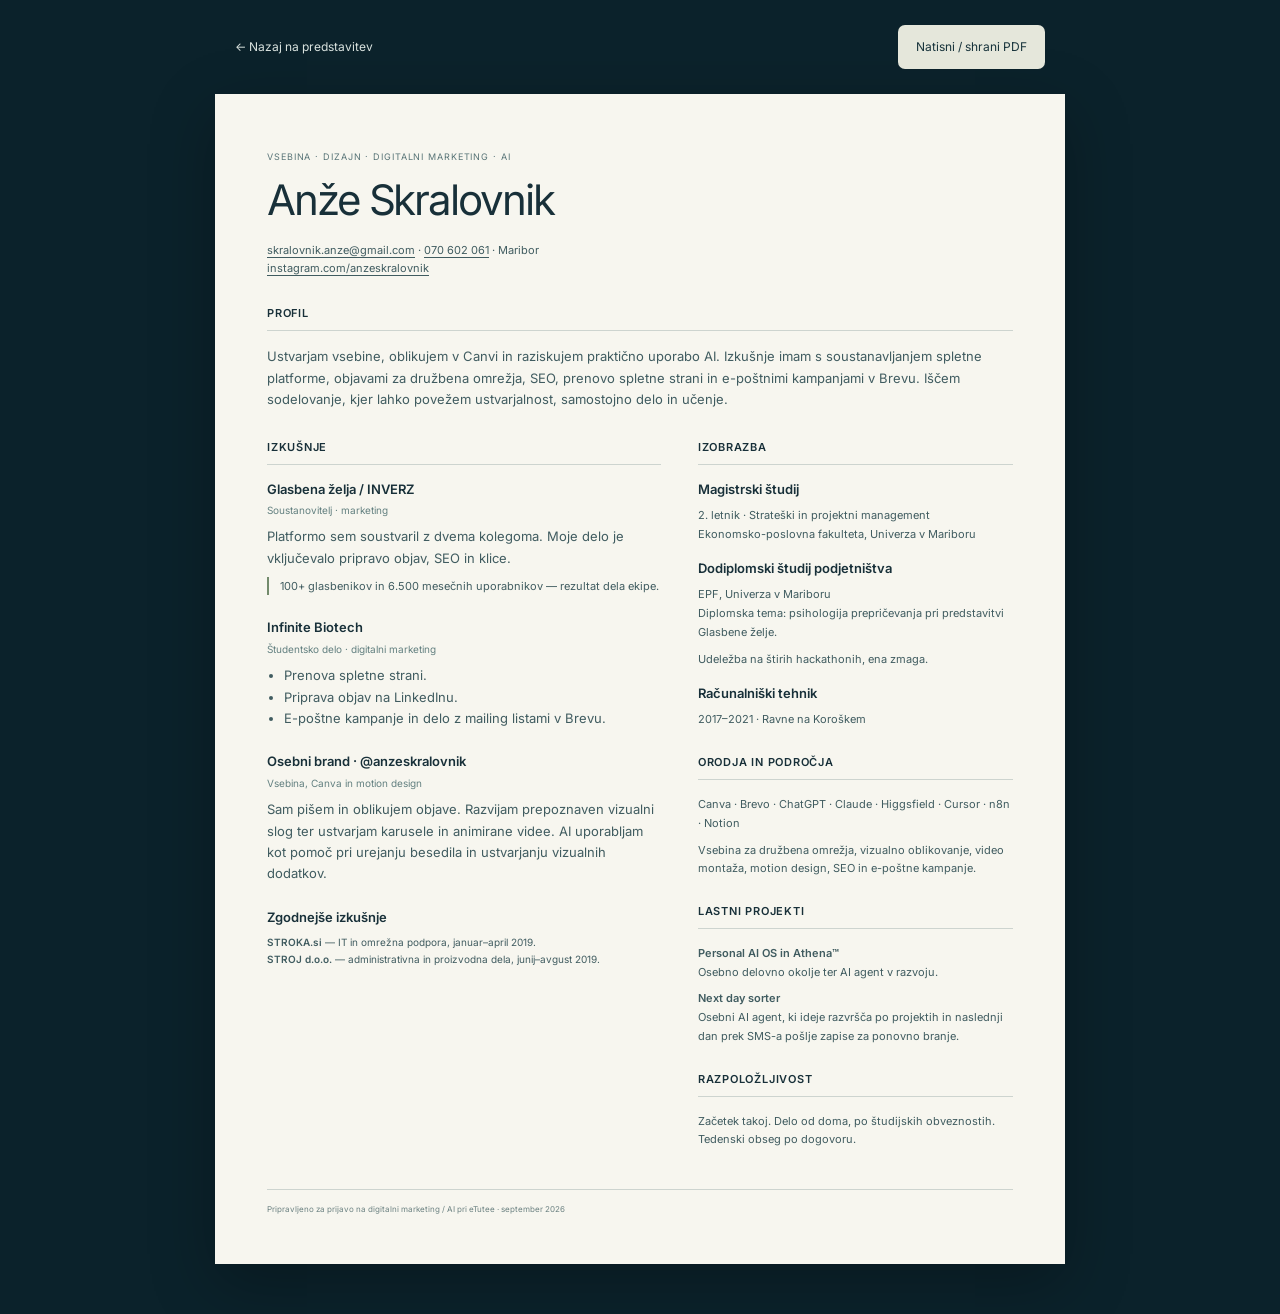
<file: cv/cv.html>
<!doctype html><html lang="sl"><head><meta charset="utf-8"><meta name="viewport" content="width=device-width,initial-scale=1"><meta name="robots" content="noindex,nofollow"><title>CV — Anže Skralovnik</title><link rel="icon" href="assets/star.svg"><link rel="stylesheet" href="cv.css"><script src="cv.js" defer></script></head><body><nav class="toolbar" aria-label="Upravljanje življenjepisa"><a href="index.html">← Nazaj na predstavitev</a><button id="print-cv" type="button">Natisni / shrani PDF</button></nav><main class="cv"><header><p class="kicker">VSEBINA · DIZAJN · DIGITALNI MARKETING · AI</p><h1>Anže Skralovnik</h1><p class="contact"><a href="mailto:skralovnik.anze@gmail.com">skralovnik.anze@gmail.com</a> · <a href="tel:+38670602061">070 602 061</a> · Maribor<br><a href="https://www.instagram.com/anzeskralovnik/">instagram.com/anzeskralovnik</a></p></header><section class="profile"><h2>Profil</h2><p>Ustvarjam vsebine, oblikujem v Canvi in raziskujem praktično uporabo AI. Izkušnje imam s soustanavljanjem spletne platforme, objavami za družbena omrežja, SEO, prenovo spletne strani in e-poštnimi kampanjami v Brevu. Iščem sodelovanje, kjer lahko povežem ustvarjalnost, samostojno delo in učenje.</p></section><div class="columns"><div><section><h2>Izkušnje</h2><article><h3>Glasbena želja / INVERZ</h3><p class="role">Soustanovitelj · marketing</p><p>Platformo sem soustvaril z dvema kolegoma. Moje delo je vključevalo pripravo objav, SEO in klice.</p><p class="highlight">100+ glasbenikov in 6.500 mesečnih uporabnikov — rezultat dela ekipe.</p></article><article><h3>Infinite Biotech</h3><p class="role">Študentsko delo · digitalni marketing</p><ul><li>Prenova spletne strani.</li><li>Priprava objav na LinkedInu.</li><li>E-poštne kampanje in delo z mailing listami v Brevu.</li></ul></article><article><h3>Osebni brand · @anzeskralovnik</h3><p class="role">Vsebina, Canva in motion design</p><p>Sam pišem in oblikujem objave. Razvijam prepoznaven vizualni slog ter ustvarjam karusele in animirane videe. AI uporabljam kot pomoč pri urejanju besedila in ustvarjanju vizualnih dodatkov.</p></article><article class="earlier"><h3>Zgodnejše izkušnje</h3><p><strong>STROKA.si</strong> — IT in omrežna podpora, januar–april 2019.<br><strong>STROJ d.o.o.</strong> — administrativna in proizvodna dela, junij–avgust 2019.</p></article></section></div><aside><section><h2>Izobrazba</h2><h3>Magistrski študij</h3><p>2. letnik · Strateški in projektni management<br>Ekonomsko-poslovna fakulteta, Univerza v Mariboru</p><h3 class="subhead">Dodiplomski študij podjetništva</h3><p>EPF, Univerza v Mariboru<br>Diplomska tema: psihologija prepričevanja pri predstavitvi Glasbene želje.</p><p>Udeležba na štirih hackathonih, ena zmaga.</p><h3 class="subhead">Računalniški tehnik</h3><p>2017–2021 · Ravne na Koroškem</p></section><section><h2>Orodja in področja</h2><p>Canva · Brevo · ChatGPT · Claude · Higgsfield · Cursor · n8n · Notion</p><p>Vsebina za družbena omrežja, vizualno oblikovanje, video montaža, motion design, SEO in e-poštne kampanje.</p></section><section><h2>Lastni projekti</h2><p><strong>Personal AI OS in Athena™</strong><br>Osebno delovno okolje ter AI agent v razvoju.</p><p><strong>Next day sorter</strong><br>Osebni AI agent, ki ideje razvršča po projektih in naslednji dan prek SMS-a pošlje zapise za ponovno branje.</p></section><section><h2>Razpoložljivost</h2><p>Začetek takoj. Delo od doma, po študijskih obveznostih. Tedenski obseg po dogovoru.</p></section></aside></div><footer>Pripravljeno za prijavo na digitalni marketing / AI pri eTutee · september 2026</footer></main></body></html>
</file>
<file: styles.css>
/* SKRALOVNIK — v1
   Near-black canvas. Hero = full-width 16:9 video with the logo on top;
   the page's sections follow below it. Square edges throughout. */

:root {
  --black: #050607;                          /* near-black canvas */
  --thread: rgba(244, 241, 234, 0.9);        /* off-white type */
  --thread-faint: rgba(244, 241, 234, 0.16); /* hairline track */
  --serif: "Cormorant Garamond", "Times New Roman", serif;
  --edge: clamp(16px, 4vw, 56px);            /* inset for hero furniture */
}

*, *::before, *::after { box-sizing: border-box; }

html { -webkit-text-size-adjust: 100%; }

body {
  margin: 0;
  min-height: 100svh;
  background: var(--black);
}

/* ── Hero ──────────────────────────────────────── */
.hero {
  position: relative;
  display: grid;
  place-items: center;
  width: 100%;
  aspect-ratio: 16 / 9;    /* the whole video, edge to edge */
  max-height: 100svh;      /* ultra-wide screens: trim top/bottom rather than overflow */
  overflow: hidden;
  background: var(--black);
}
.hero__video {
  position: absolute;
  inset: 0;
  width: 100%;
  height: 100%;
  object-fit: cover;
  filter: grayscale(0.2) contrast(1.05);
}
/* never show the browser's own play button (iOS Low Power Mode blocks autoplay) */
.hero__video::-webkit-media-controls,
.hero__video::-webkit-media-controls-start-playback-button {
  display: none !important;
  -webkit-appearance: none;
}

/* Veil, three layers:
   1. shadow behind the logo — eased stops, so it fades out with no visible rim
      (a straight two-stop fade leaves a faint ring where it ends)
   2. bottom scrim — keeps the chapter caption legible on bright shots
   3. one even shade over the whole frame */
.hero__veil {
  position: absolute;
  inset: 0;
  background:
    radial-gradient(ellipse 44% 42% at 50% 50%,
      rgba(5, 6, 7, 0.40) 0%,
      rgba(5, 6, 7, 0.34) 19%,
      rgba(5, 6, 7, 0.27) 34%,
      rgba(5, 6, 7, 0.21) 47%,
      rgba(5, 6, 7, 0.16) 56.5%,
      rgba(5, 6, 7, 0.12) 65%,
      rgba(5, 6, 7, 0.085) 73%,
      rgba(5, 6, 7, 0.055) 80.2%,
      rgba(5, 6, 7, 0.03) 86.1%,
      rgba(5, 6, 7, 0.016) 91%,
      rgba(5, 6, 7, 0.006) 95.2%,
      rgba(5, 6, 7, 0) 100%),
    linear-gradient(180deg,
      rgba(5, 6, 7, 0) 55%,
      rgba(5, 6, 7, 0.08) 70%,
      rgba(5, 6, 7, 0.2) 85%,
      rgba(5, 6, 7, 0.32) 100%),
    rgba(5, 6, 7, 0.3);
}

.hero__title {
  position: relative;
  margin: 0;
  line-height: 0;
  animation: rise 600ms cubic-bezier(0.2, 0.7, 0.2, 1) backwards;
}
.hero__logo {
  width: clamp(150px, 40vw, 340px);
  height: auto;
  filter: drop-shadow(0 2px 12px rgba(0, 0, 0, 0.6));
}

/* Chapter caption — changes on each cut of the film */
.hero__chapter {
  position: absolute;
  left: var(--edge);
  bottom: calc(var(--edge) * 0.8);
  display: flex;
  align-items: center;
  gap: 0.9em;
  margin: 0;
  font-family: var(--serif);
  font-weight: 500;
  font-size: clamp(10px, 0.55vw + 8px, 15px);
  line-height: 1;
  letter-spacing: 0.32em;
  text-transform: uppercase;
  color: var(--thread);
  text-shadow: 0 1px 6px rgba(0, 0, 0, 0.55);
}
.hero__rule {
  width: 1.6em;
  height: 1px;
  background: currentColor;
  box-shadow: 0 1px 4px rgba(0, 0, 0, 0.5);
}
.hero__word.is-in { animation: word-in 320ms cubic-bezier(0.2, 0.7, 0.2, 1); }

/* Hairline progress along the bottom edge — one pass of the loop */
.hero__progress {
  position: absolute;
  left: 0;
  right: 0;
  bottom: 0;
  height: 1px;
  background: var(--thread-faint);
}
.hero__progress span {
  display: block;
  height: 100%;
  background: rgba(244, 241, 234, 0.6);
  transform: scaleX(0);
  transform-origin: left center;
  will-change: transform;
}

@keyframes rise {
  from { opacity: 0; transform: translateY(6px); }
  to   { opacity: 1; transform: none; }
}
@keyframes word-in {
  from { opacity: 0; transform: translateY(3px); }
  to   { opacity: 1; transform: none; }
}

@media (prefers-reduced-motion: reduce) {
  .hero__title, .hero__word.is-in { animation: none; }
}
</file>
<file: cv/cv.css>
@font-face{font-family:Inter;src:url('assets/fonts/inter-regular.ttf');font-weight:400;font-display:swap}@font-face{font-family:Inter;src:url('assets/fonts/inter-semibold.ttf');font-weight:600 900;font-display:swap}*{box-sizing:border-box}body{margin:0;background:#0b222b;color:#183039;font:13px/1.65 Inter,Arial,sans-serif}a{color:inherit;text-underline-offset:3px}button{font:inherit;cursor:pointer}.toolbar{max-width:850px;margin:25px auto;display:flex;justify-content:space-between;gap:20px;align-items:center;color:#dae3df;padding:0 20px;font-size:12px}.toolbar button{background:#e5e7db;color:#17333b;border:0;border-radius:7px;padding:12px 18px}.toolbar a{text-decoration:none}.cv{max-width:850px;background:#f7f6ef;padding:48px 52px;margin:0 auto 50px;box-shadow:0 20px 60px #0004}.kicker{font-size:9px;letter-spacing:.1em;color:#587477}h1{font-size:42px;line-height:1.1;letter-spacing:-.05em;font-weight:400;margin:12px 0 18px}h2{font-size:11px;text-transform:uppercase;letter-spacing:.07em;font-weight:600;border-bottom:1px solid #18404930;padding-bottom:8px;margin:0 0 15px}h3{font-size:13px;font-weight:600;line-height:1.4;margin:0}p{margin:8px 0;color:#405c60}.contact{font-size:11px}.profile{margin:27px 0}.columns{display:grid;grid-template-columns:1.25fr 1fr;gap:37px}section{margin-bottom:24px}article{margin-bottom:23px}.role{font-size:10px;color:#638080;margin:4px 0 8px}.highlight{padding-left:11px;border-left:2px solid #738b6c;font-size:11px}.subhead{margin-top:16px}aside p{font-size:11px;line-height:1.7}ul{padding-left:17px;margin:8px 0;color:#405c60}.earlier p{font-size:10px}footer{border-top:1px solid #18404930;margin-top:16px;padding-top:13px;font-size:8px;color:#6b8181}a:focus-visible,button:focus-visible{outline:2px solid #b5c578;outline-offset:4px}@media(max-width:650px){.cv{margin:0 15px 25px;padding:30px 24px}.columns{grid-template-columns:1fr;gap:0}h1{font-size:37px}.toolbar{font-size:10px;padding:0 16px;gap:15px}.toolbar button{font-size:10px;padding:10px}.contact{overflow-wrap:anywhere}}@page{size:A4;margin:13mm}@media print{body{background:white;font-size:9px;line-height:1.55}.toolbar{display:none}.cv{box-shadow:none;padding:0;margin:0;max-width:none;background:white}h1{font-size:32px;margin:8px 0 12px}.kicker{font-size:7px}h2{font-size:9px;margin-bottom:10px;padding-bottom:6px}h3{font-size:10px}.contact{font-size:9px}.columns{grid-template-columns:1.25fr 1fr;gap:27px}.profile{margin:19px 0}.profile p{font-size:10px}section{margin-bottom:16px}article{margin-bottom:16px;break-inside:avoid}.role{font-size:8px}aside p,.earlier p{font-size:9px}.highlight{font-size:9px}.subhead{margin-top:12px}footer{font-size:7px;margin-top:5px}a{text-decoration:none}}
</file>
